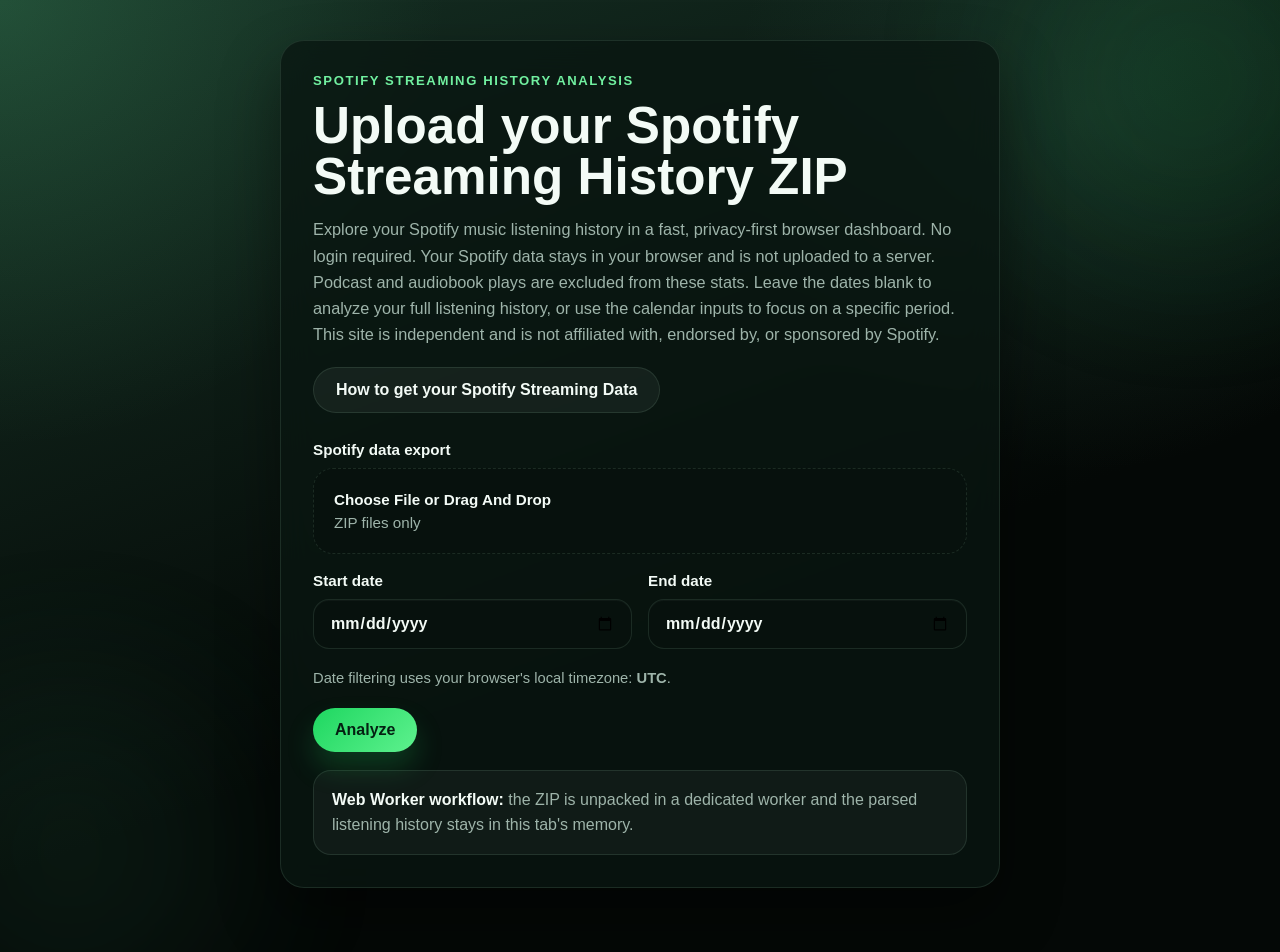
<file: index.html>
<!DOCTYPE html>
<html lang="en">
<head>
  <meta charset="UTF-8">
  <meta name="viewport" content="width=device-width, initial-scale=1.0">
  <meta name="theme-color" content="#06110d">
  <meta
    name="description"
    content="Analyze your Spotify Extended Streaming History ZIP entirely in the browser with summaries, rankings, charts, and streaks."
  >
  <title>Spotify Stats Analyzer</title>
  <link rel="stylesheet" href="./styles.css">
  <!-- Google tag (gtag.js) -->
  <script async src="https://www.googletagmanager.com/gtag/js?id=G-X3MDH9VLBD"></script>
  <script>
    window.dataLayer = window.dataLayer || [];
    function gtag(){dataLayer.push(arguments);}
    gtag('js', new Date());

    gtag('config', 'G-X3MDH9VLBD');
  </script>
</head>
<body>
  <main class="page-shell" id="app" aria-live="polite"></main>
  <script type="module" src="./src/app.js"></script>
</body>
</html>
</file>
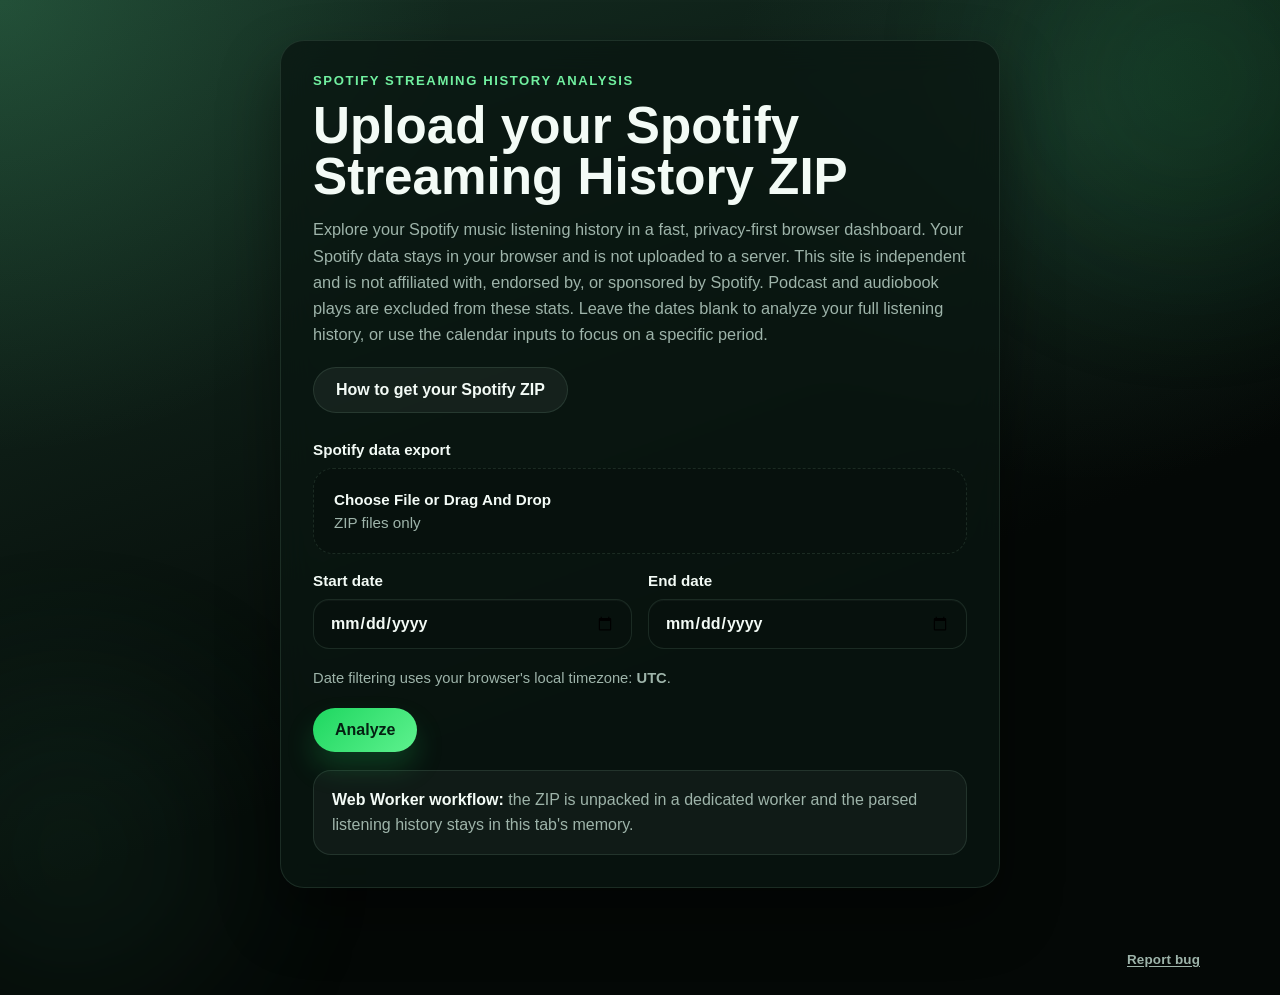
<file: Spotify Stats Analyzer/index.html>
<!DOCTYPE html>
<html lang="en">
<head>
  <meta charset="UTF-8">
  <meta name="viewport" content="width=device-width, initial-scale=1.0">
  <meta name="theme-color" content="#06110d">
  <meta
    name="description"
    content="Analyze your Spotify Extended Streaming History ZIP entirely in the browser with summaries, rankings, charts, and streaks."
  >
  <title>Spotify Stats Analyzer</title>
  <link rel="stylesheet" href="./styles.css">
</head>
<body>
  <main class="page-shell" id="app" aria-live="polite"></main>
  <footer class="page-footer">
    <button class="bug-report-link" type="button" aria-label="Report a bug">
      Report bug
    </button>
  </footer>
  <script type="module" src="./src/app.js"></script>
</body>
</html>
</file>
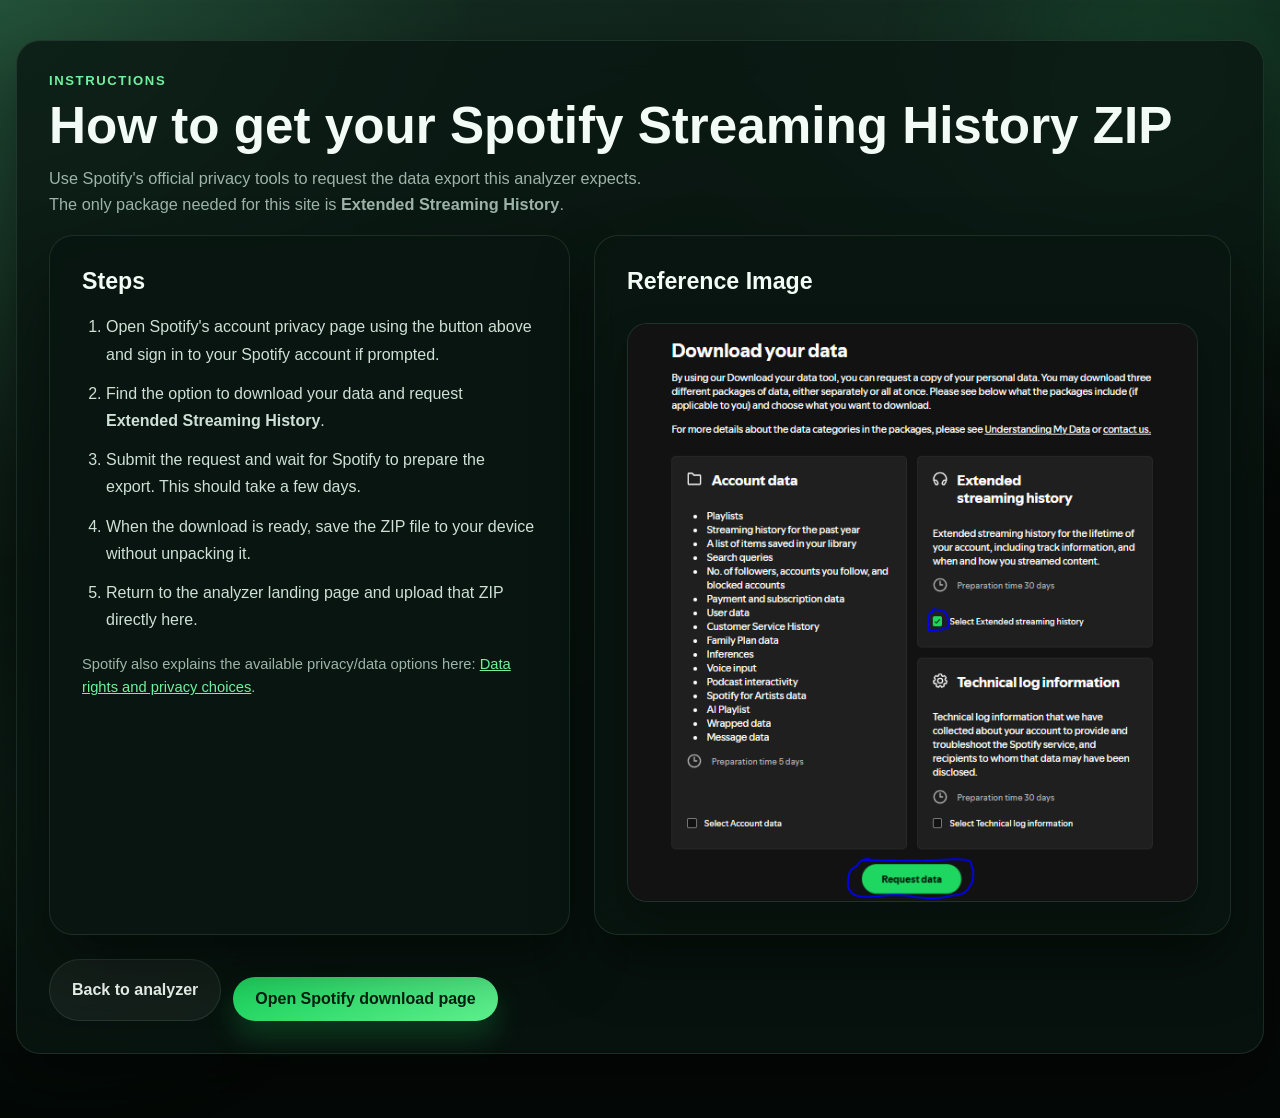
<file: instructions.html>
<!DOCTYPE html>
<html lang="en">
<head>
  <meta charset="UTF-8">
  <meta name="viewport" content="width=device-width, initial-scale=1.0">
  <meta name="theme-color" content="#06110d">
  <meta
    name="description"
    content="Step-by-step instructions for requesting the Spotify Extended Streaming History ZIP used by the analyzer."
  >
  <title>Spotify Data Instructions</title>
  <link rel="stylesheet" href="./styles.css">
</head>
<body>
  <main class="page-shell instructions-shell">
    <section class="hero-card instructions-card">
      <p class="eyebrow">Instructions</p>
      <h1>How to get your Spotify Streaming History ZIP</h1>
      <p class="hero-copy">
        Use Spotify's official privacy tools to request the data export this analyzer expects. <br>
        The only package needed for this site is <strong>Extended Streaming History</strong>.
      </p>
      <br>
      <div class="instructions-detail-grid">
      <section class="hero-card instructions-card">
        <h2>Steps</h2>
        <ol class="instruction-list">
          <li>Open Spotify's account privacy page using the button above and sign in to your Spotify account if prompted.</li>
          <li>Find the option to download your data and request <strong>Extended Streaming History</strong>.</li>
          <li>Submit the request and wait for Spotify to prepare the export. This should take a few days.</li>
          <li>When the download is ready, save the ZIP file to your device without unpacking it.</li>
          <li>Return to the analyzer landing page and upload that ZIP directly here.</li>
        </ol>

        <p class="helper-copy instruction-source-note">
          Spotify also explains the available privacy/data options here:
          <a href="https://support.spotify.com/us/article/data-rights-and-privacy-settings/" target="_blank" rel="noreferrer">Data rights and privacy choices</a>.
        </p>
      </section>

      <section class="hero-card instructions-card instruction-image-card">
        <h2>Reference Image</h2>
        <div class="instruction-image-frame">
          <img
            src="./assets/instructions/instructions.PNG"
            alt="Reference screenshot for requesting Spotify streaming history data"
            class="instruction-image"
          >
        </div>
      </section>
      </div>

      <div class="instructions-actions">
        <a href="./index.html" class="secondary-link">Back to analyzer</a>
        <a
          href="https://www.spotify.com/account/privacy/"
          class="primary-button"
          target="_blank"
          rel="noreferrer"
        >
          Open Spotify download page
        </a>
      </div>

    </section>

  </main>

</body>
</html>
</file>
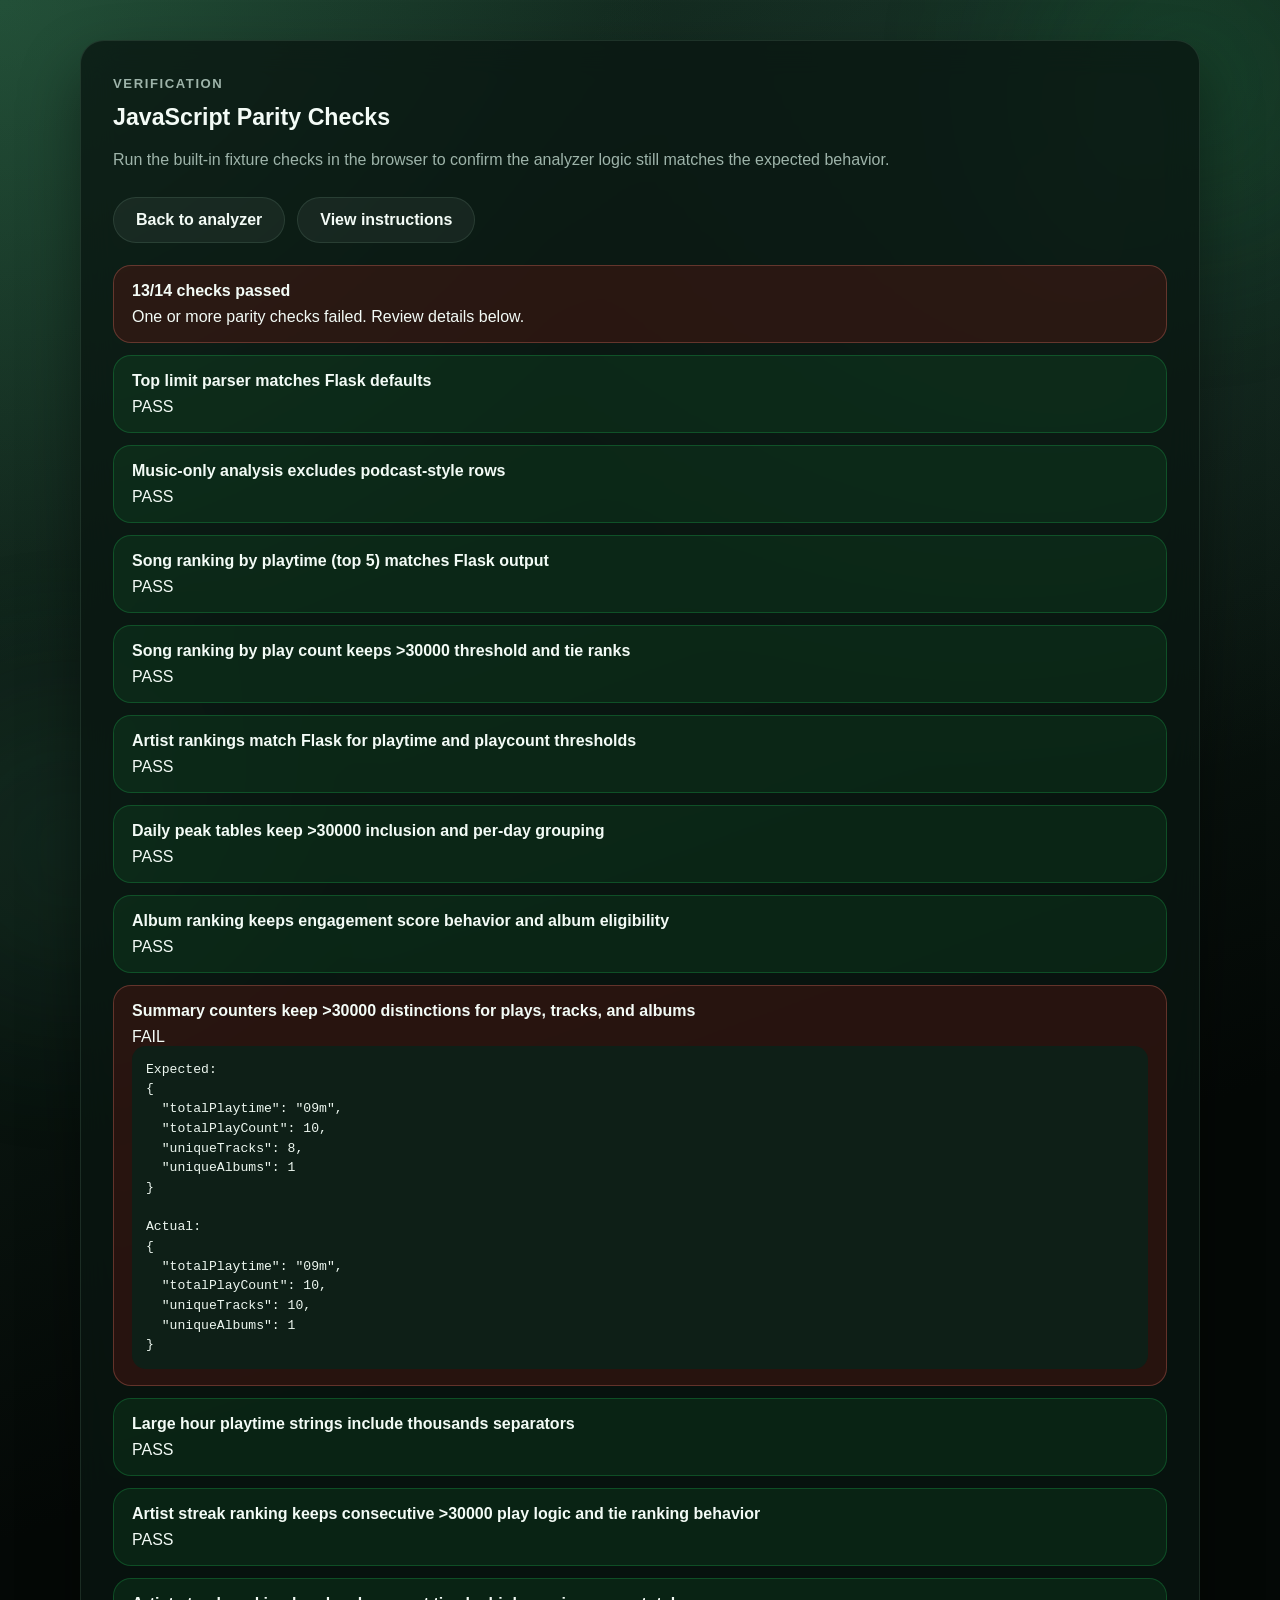
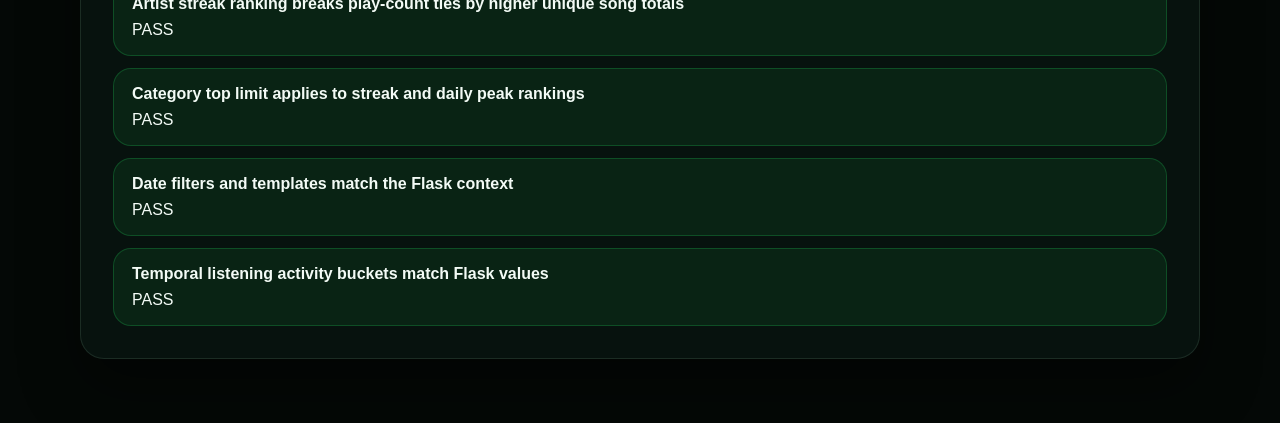
<file: verify.html>
<!DOCTYPE html>
<html lang="en">
<head>
  <meta charset="UTF-8">
  <meta name="viewport" content="width=device-width, initial-scale=1.0">
  <meta name="theme-color" content="#06110d">
  <meta
    name="description"
    content="Run browser-based verification checks for the Spotify Stats Analyzer JavaScript implementation."
  >
  <title>Spotify Stats Verifier</title>
  <link rel="stylesheet" href="./styles.css">
</head>
<body>
  <main class="page-shell">
    <section class="hero-card verify-card">
      <p class="eyebrow">Verification</p>
      <h1>JavaScript Parity Checks</h1>
      <p>
        Run the built-in fixture checks in the browser to confirm the analyzer logic still matches the expected behavior.
      </p>

      <div class="instructions-actions">
        <a href="./index.html" class="secondary-link">Back to analyzer</a>
        <a href="./instructions.html" class="secondary-link">View instructions</a>
      </div>

      <div class="verify-layout">
        <div id="verify-output" class="verify-list" aria-live="polite"></div>
      </div>
    </section>
  </main>

  <script type="module" src="./src/verify.js"></script>
</body>
</html>
</file>
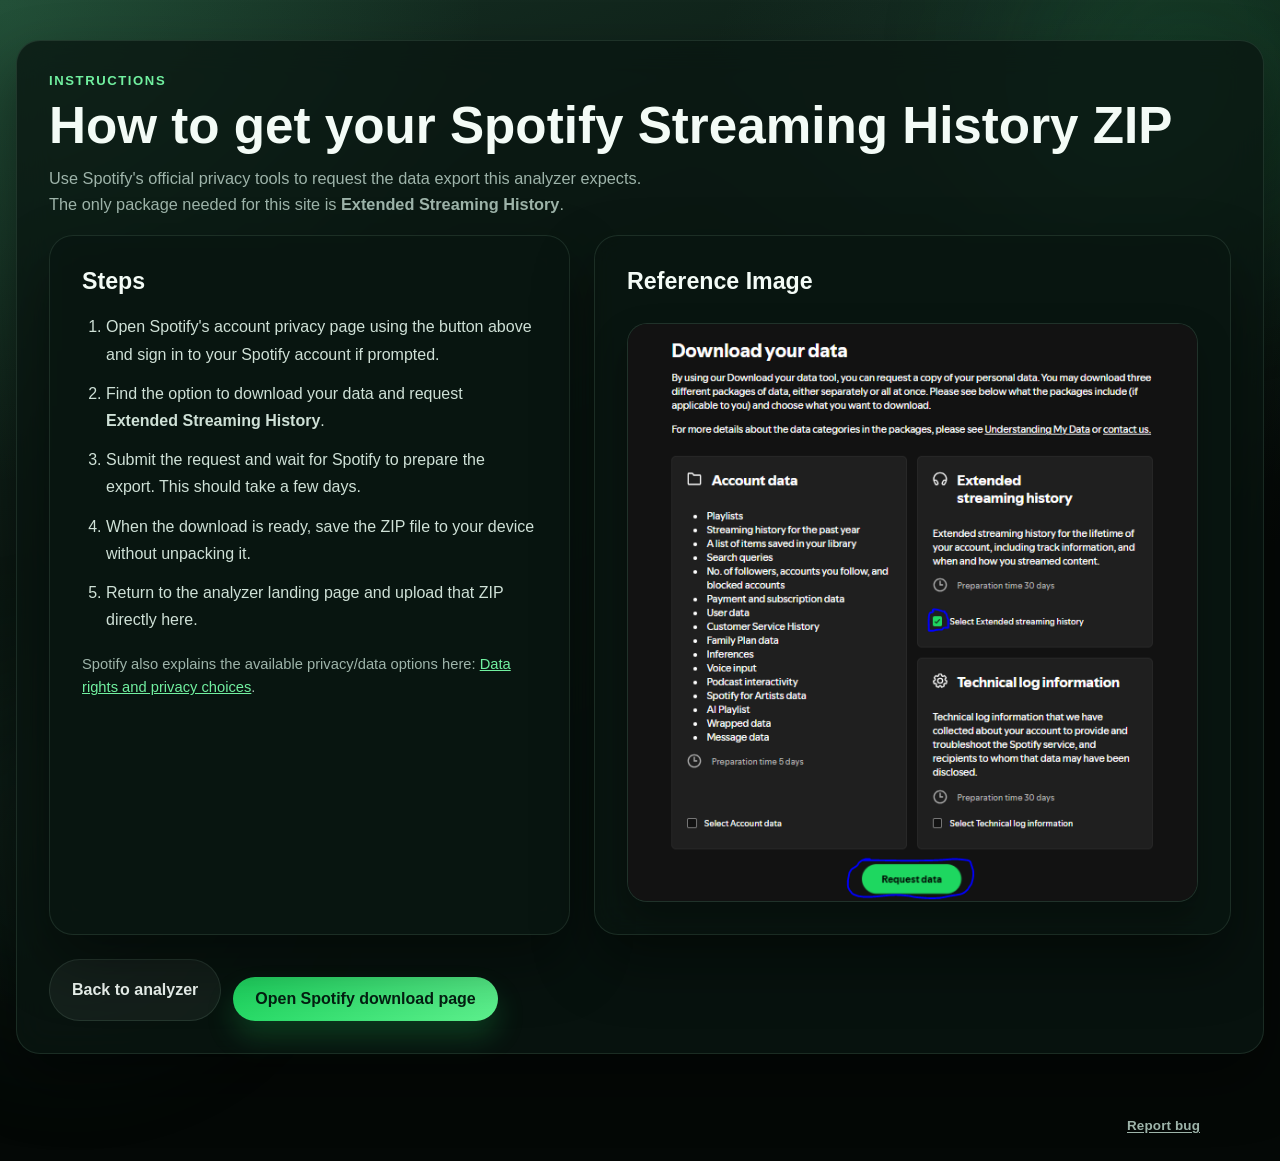
<file: Spotify Stats Analyzer/instructions.html>
<!DOCTYPE html>
<html lang="en">
<head>
  <meta charset="UTF-8">
  <meta name="viewport" content="width=device-width, initial-scale=1.0">
  <meta name="theme-color" content="#06110d">
  <meta
    name="description"
    content="Step-by-step instructions for requesting the Spotify Extended Streaming History ZIP used by the analyzer."
  >
  <title>Spotify Data Instructions</title>
  <link rel="stylesheet" href="./styles.css">
</head>
<body>
  <main class="page-shell instructions-shell">
    <section class="hero-card instructions-card">
      <p class="eyebrow">Instructions</p>
      <h1>How to get your Spotify Streaming History ZIP</h1>
      <p class="hero-copy">
        Use Spotify's official privacy tools to request the data export this analyzer expects. <br>
        The only package needed for this site is <strong>Extended Streaming History</strong>.
      </p>
      <br>
      <div class="instructions-detail-grid">
      <section class="hero-card instructions-card">
        <h2>Steps</h2>
        <ol class="instruction-list">
          <li>Open Spotify's account privacy page using the button above and sign in to your Spotify account if prompted.</li>
          <li>Find the option to download your data and request <strong>Extended Streaming History</strong>.</li>
          <li>Submit the request and wait for Spotify to prepare the export. This should take a few days.</li>
          <li>When the download is ready, save the ZIP file to your device without unpacking it.</li>
          <li>Return to the analyzer landing page and upload that ZIP directly here.</li>
        </ol>

        <p class="helper-copy instruction-source-note">
          Spotify also explains the available privacy/data options here:
          <a href="https://support.spotify.com/us/article/data-rights-and-privacy-settings/" target="_blank" rel="noreferrer">Data rights and privacy choices</a>.
        </p>
      </section>

      <section class="hero-card instructions-card instruction-image-card">
        <h2>Reference Image</h2>
        <div class="instruction-image-frame">
          <img
            src="./assets/instructions/instructions.PNG"
            alt="Reference screenshot for requesting Spotify streaming history data"
            class="instruction-image"
          >
        </div>
      </section>
      </div>

      <div class="instructions-actions">
        <a href="./index.html" class="secondary-link">Back to analyzer</a>
        <a
          href="https://www.spotify.com/account/privacy/"
          class="primary-button"
          target="_blank"
          rel="noreferrer"
        >
          Open Spotify download page
        </a>
      </div>

    </section>

  </main>

  <footer class="page-footer">
    <button class="bug-report-link" type="button" aria-label="Report a bug">
      Report bug
    </button>
  </footer>
</body>
</html>
</file>
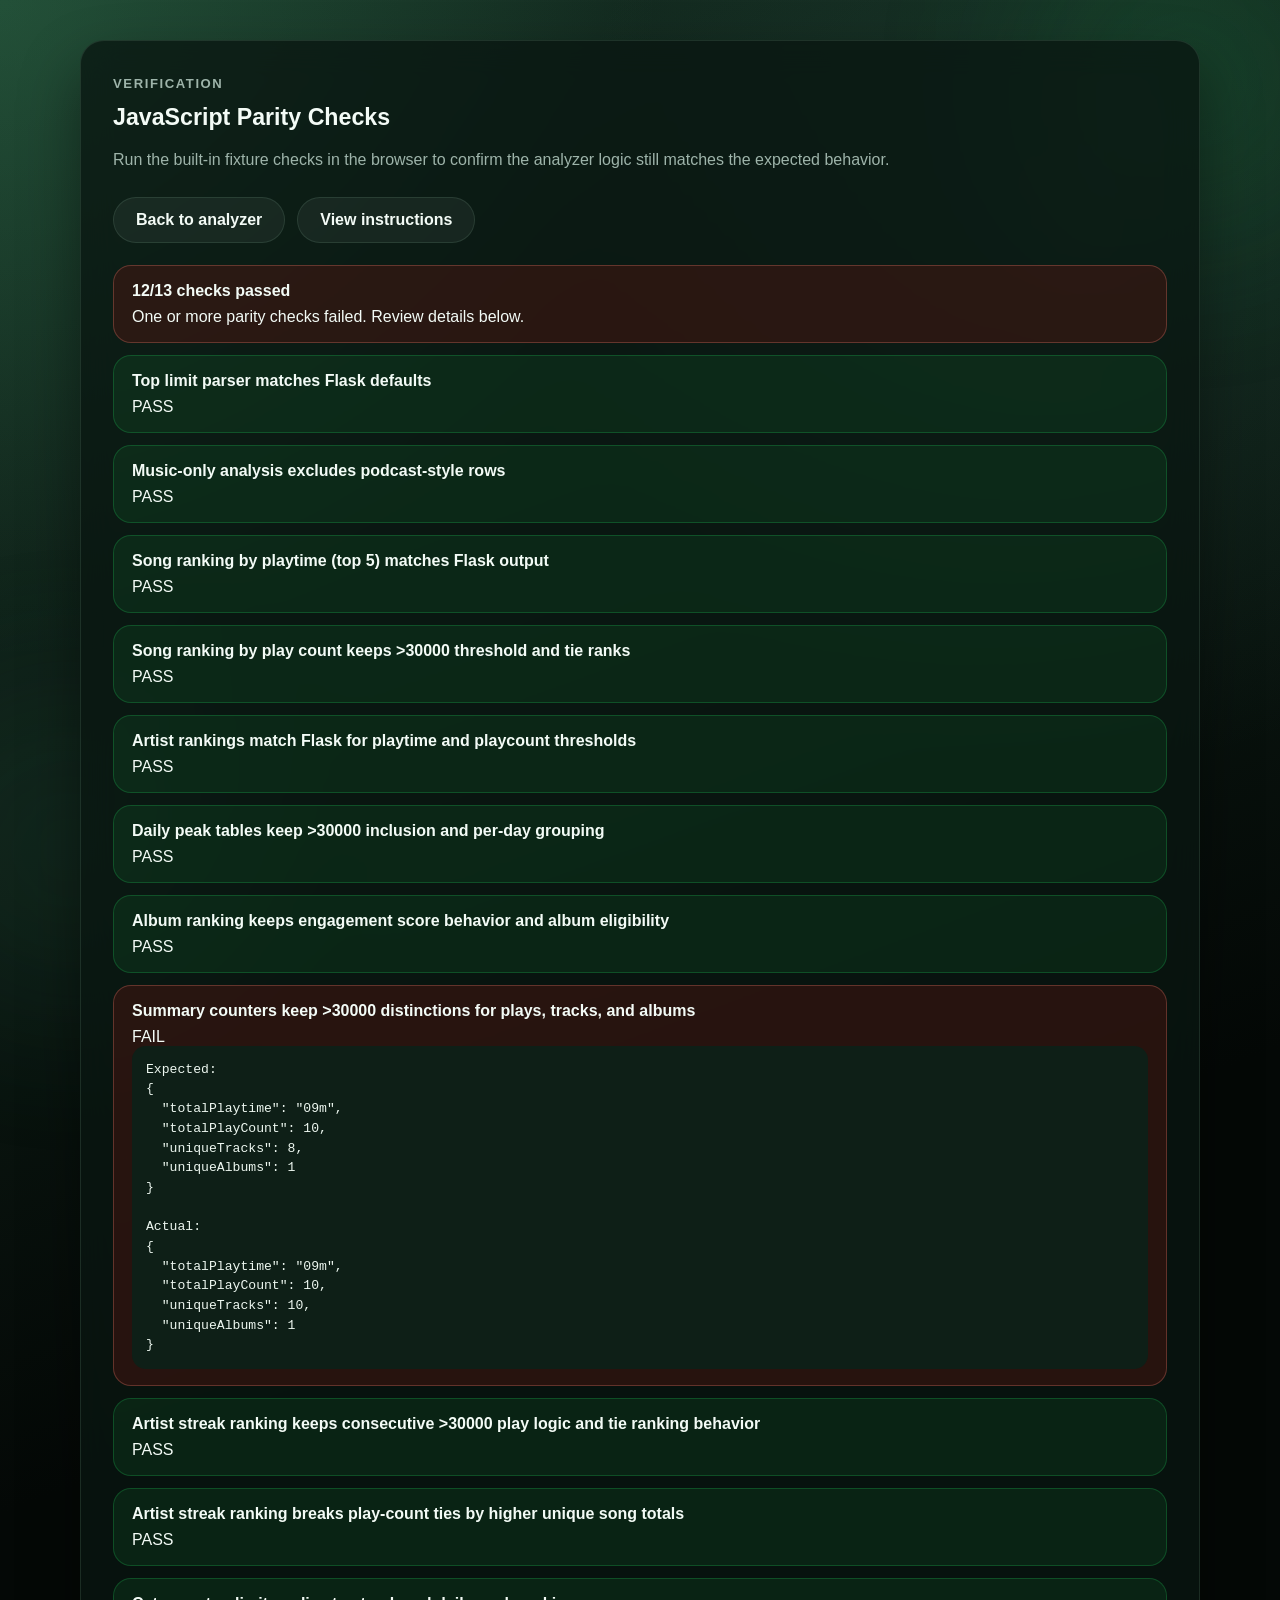
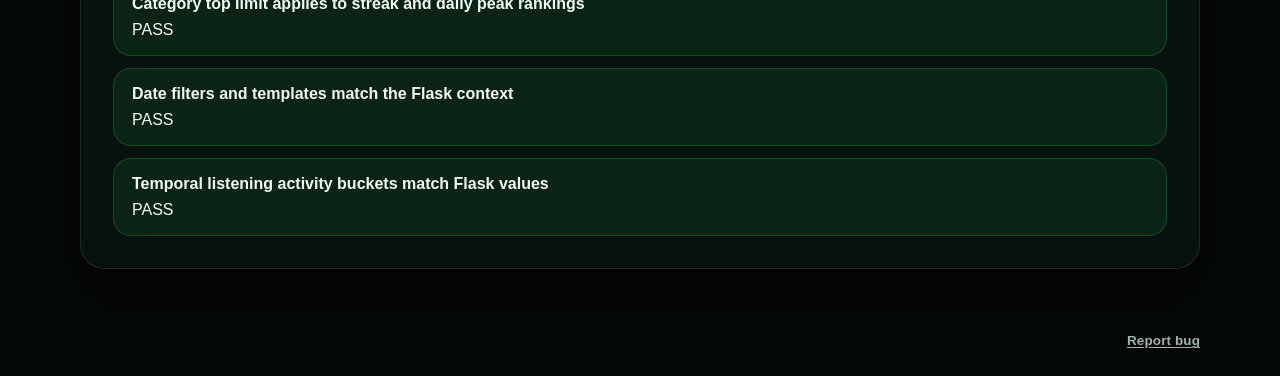
<file: Spotify Stats Analyzer/verify.html>
<!DOCTYPE html>
<html lang="en">
<head>
  <meta charset="UTF-8">
  <meta name="viewport" content="width=device-width, initial-scale=1.0">
  <meta name="theme-color" content="#06110d">
  <meta
    name="description"
    content="Run browser-based verification checks for the Spotify Stats Analyzer JavaScript implementation."
  >
  <title>Spotify Stats Verifier</title>
  <link rel="stylesheet" href="./styles.css">
</head>
<body>
  <main class="page-shell">
    <section class="hero-card verify-card">
      <p class="eyebrow">Verification</p>
      <h1>JavaScript Parity Checks</h1>
      <p>
        Run the built-in fixture checks in the browser to confirm the analyzer logic still matches the expected behavior.
      </p>

      <div class="instructions-actions">
        <a href="./index.html" class="secondary-link">Back to analyzer</a>
        <a href="./instructions.html" class="secondary-link">View instructions</a>
      </div>

      <div class="verify-layout">
        <div id="verify-output" class="verify-list" aria-live="polite"></div>
      </div>
    </section>
  </main>

  <footer class="page-footer">
    <button class="bug-report-link" type="button" aria-label="Report a bug">
      Report bug
    </button>
  </footer>

  <script type="module" src="./src/verify.js"></script>
</body>
</html>
</file>
<file: styles.css>
:root {
  color-scheme: dark;
  --bg-base: #06110d;
  --bg-top: #163024;
  --bg-bottom: #040806;
  --surface: rgba(10, 22, 17, 0.78);
  --surface-strong: #0d1914;
  --surface-soft: rgba(18, 34, 27, 0.96);
  --surface-raised: rgba(15, 28, 22, 0.9);
  --surface-deep: rgba(3, 11, 8, 0.94);
  --text-main: #f3fbf6;
  --text-muted: #9eb4aa;
  --text-soft: #cfe1d7;
  --line: rgba(173, 231, 198, 0.12);
  --line-strong: rgba(173, 231, 198, 0.22);
  --shadow: 0 28px 60px rgba(0, 0, 0, 0.42);
  --glow-primary: rgba(29, 185, 84, 0.18);
  --glow-secondary: rgba(65, 165, 120, 0.14);
  --spotify: #1ed760;
  --spotify-dark: #71f0a0;
  --warning-bg: rgba(88, 22, 18, 0.72);
  --warning-line: rgba(255, 132, 117, 0.28);
  --warning-text: #ffd4cb;
  --bar: #39d87a;
  --table-header: #12281f;
  --table-row-alt: rgba(255, 255, 255, 0.02);
  --input-bg: rgba(8, 18, 14, 0.92);
  --button-secondary-bg: rgba(255, 255, 255, 0.05);
  --button-secondary-open-bg: rgba(29, 185, 84, 0.12);
  --button-secondary-open-line: rgba(29, 185, 84, 0.42);
  --status-bg: rgba(255, 255, 255, 0.05);
  --status-ring: rgba(29, 185, 84, 0.18);
  --chart-grid: rgba(173, 231, 198, 0.12);
  --chart-axis: #8ba197;
  --chart-label: #d9e9e0;
  --chart-card-shadow: 0 18px 36px rgba(0, 0, 0, 0.28);
}

* {
  box-sizing: border-box;
}

html {
  scroll-behavior: smooth;
  overflow-x: hidden;
  overflow-x: clip;
}

body {
  margin: 0;
  min-height: 100vh;
  display: flex;
  flex-direction: column;
  position: relative;
  overflow-x: hidden;
  overflow-x: clip;
  background-color: var(--bg-base);
  background:
    radial-gradient(circle at top left, rgba(86, 209, 137, 0.2), transparent 28%),
    radial-gradient(circle at 85% 12%, rgba(68, 133, 109, 0.18), transparent 26%),
    linear-gradient(160deg, var(--bg-top), var(--bg-bottom) 62%);
  color: var(--text-main);
  font-family: "Segoe UI Variable Text", "Trebuchet MS", sans-serif;
}

body::before,
body::after {
  content: "";
  position: fixed;
  inset: auto;
  width: 340px;
  height: 340px;
  border-radius: 999px;
  pointer-events: none;
  filter: blur(90px);
  opacity: 0.75;
}

body::before {
  top: -90px;
  right: -80px;
  background: var(--glow-primary);
}

body::after {
  bottom: -120px;
  left: -100px;
  background: var(--glow-secondary);
}

a {
  color: inherit;
}

button,
input {
  font: inherit;
}

h1,
h2,
h3,
p {
  margin: 0;
}

.page-shell {
  position: relative;
  z-index: 1;
  flex: 1 0 auto;
  width: min(1120px, calc(100% - 32px));
  margin: 0 auto;
  padding: 40px 0 64px;
}

.hero-card,
.summary-stats,
.daily-insights-card,
.table-shell,
.empty-state,
.privacy-note,
.verify-card {
  border: 1px solid var(--line);
  border-radius: 24px;
  background: var(--surface);
  backdrop-filter: blur(16px);
  box-shadow: var(--shadow);
}

.hero-card,
.summary-stats,
.daily-insights-card,
.empty-state,
.privacy-note,
.verify-card {
  padding: 32px;
}

.hero-card h1 {
  font-size: clamp(2rem, 4vw, 3.4rem);
  line-height: 1;
}

.landing-shell {
  display: grid;
  gap: 24px;
  align-items: start;
}

.upload-card {
  max-width: 720px;
  margin: 0 auto;
}

.eyebrow {
  margin-bottom: 12px;
  color: var(--spotify-dark);
  font-size: 0.82rem;
  font-weight: 700;
  letter-spacing: 0.12em;
  text-transform: uppercase;
}

.hero-copy {
  margin-top: 14px;
  max-width: 680px;
  color: var(--text-muted);
  font-size: 1.02rem;
  line-height: 1.6;
}

.hero-meta {
  margin-top: 10px;
  color: var(--text-muted);
  font-size: 0.94rem;
  font-weight: 600;
}

.landing-link-row {
  margin-top: 20px;
  display: flex;
  flex-wrap: wrap;
  gap: 12px;
}

.worker-note {
  margin-top: 18px;
  padding: 16px 18px;
  border-radius: 18px;
  border: 1px solid var(--line);
  background: rgba(255, 255, 255, 0.04);
  color: var(--text-muted);
  line-height: 1.6;
}

.worker-note strong {
  color: var(--text-main);
}

.upload-form,
.refine-form {
  margin-top: 28px;
}

.inline-refine-form {
  margin-top: 14px;
}

.date-range-grid {
  display: grid;
  grid-template-columns: repeat(2, minmax(0, 1fr));
  gap: 16px;
}

.field {
  display: flex;
  flex-direction: column;
  gap: 10px;
  margin-bottom: 18px;
  font-weight: 600;
}

.field span {
  font-size: 0.95rem;
}

.file-dropzone {
  position: relative;
  display: flex;
  flex-direction: column;
  gap: 6px;
  width: 100%;
  padding: 22px 20px;
  border: 1px dashed var(--line);
  border-radius: 20px;
  background: var(--input-bg);
  color: var(--text-main);
  cursor: pointer;
  overflow: hidden;
  transition:
    border-color 0.18s ease,
    background-color 0.18s ease,
    box-shadow 0.18s ease,
    transform 0.18s ease;
}

.file-dropzone:hover,
.file-dropzone:focus-within {
  border-color: var(--spotify);
  background: rgba(255, 255, 255, 0.06);
  box-shadow: 0 18px 34px rgba(3, 11, 8, 0.2);
}

.file-dropzone.has-file {
  border-style: solid;
  border-color: var(--spotify);
  background: rgba(29, 185, 84, 0.12);
  box-shadow: 0 18px 34px rgba(3, 11, 8, 0.18);
}

.file-dropzone-title {
  font-size: 1rem;
  font-weight: 700;
}

.file-dropzone-copy {
  color: var(--text-muted);
  font-size: 0.9rem;
  font-weight: 500;
}

.file-dropzone.has-file .file-dropzone-copy {
  color: var(--text-main);
  font-weight: 700;
}

.field input[type="file"],
.field input[type="date"] {
  width: 100%;
  border: 1px solid var(--line);
  border-radius: 16px;
  background: var(--input-bg);
  color: var(--text-main);
  padding: 14px 16px;
  box-shadow: inset 0 1px 0 rgba(255, 255, 255, 0.03);
}

.field input[type="file"] {
  padding: 12px 14px;
}

.field input[type="file"]::file-selector-button {
  margin-right: 12px;
  border: 1px solid var(--line);
  border-radius: 999px;
  background: rgba(255, 255, 255, 0.06);
  color: var(--text-main);
  padding: 9px 14px;
  font: inherit;
  font-weight: 700;
  cursor: pointer;
}

.field input[type="date"]::-webkit-calendar-picker-indicator {
  filter: invert(1) brightness(1.05) saturate(0);
  cursor: pointer;
}

.field input:focus {
  outline: 2px solid rgba(29, 185, 84, 0.26);
  border-color: var(--spotify);
}

.file-dropzone .file-dropzone-input {
  position: absolute;
  inset: 0;
  width: 100%;
  height: 100%;
  margin: 0;
  padding: 0;
  border: 0;
  border-radius: 20px;
  background: transparent;
  box-shadow: none;
  opacity: 0;
  cursor: pointer;
  appearance: none;
  outline: none;
}

.form-hint,
.helper-copy {
  color: var(--text-muted);
  font-size: 0.92rem;
  line-height: 1.55;
}

.error-banner {
  margin-top: 24px;
  padding: 14px 16px;
  border: 1px solid var(--warning-line);
  border-radius: 16px;
  background: var(--warning-bg);
  color: var(--warning-text);
  font-weight: 600;
}

.primary-button,
.secondary-link,
.template-button {
  display: inline-flex;
  align-items: center;
  justify-content: center;
  border-radius: 999px;
  text-decoration: none;
  transition:
    transform 0.18s ease,
    box-shadow 0.18s ease,
    background-color 0.18s ease,
    border-color 0.18s ease;
}

.primary-button {
  margin-top: 18px;
  border: 0;
  padding: 13px 22px;
  background: linear-gradient(135deg, var(--spotify), #5ef18e);
  color: #042012;
  cursor: pointer;
  font-weight: 700;
  box-shadow: 0 16px 28px rgba(29, 185, 84, 0.24);
}

.primary-button:disabled {
  cursor: wait;
  opacity: 0.72;
  transform: none;
}

.secondary-link {
  border: 1px solid var(--line);
  background: var(--button-secondary-bg);
  color: var(--text-main);
  padding: 13px 22px;
  white-space: nowrap;
  font-weight: 700;
  cursor: pointer;
}

.action-button.is-open {
  border-color: var(--button-secondary-open-line);
  background: var(--button-secondary-open-bg);
}

.template-button {
  border: 1px solid var(--line);
  background: rgba(255, 255, 255, 0.04);
  color: var(--text-main);
  padding: 10px 16px;
  font-weight: 700;
  cursor: pointer;
}

.template-button.is-active {
  border-color: rgba(29, 185, 84, 0.52);
  background: rgba(29, 185, 84, 0.14);
  color: var(--spotify-dark);
}

.primary-button:hover,
.secondary-link:hover,
.template-button:hover {
  transform: translateY(-1px);
  box-shadow: 0 12px 28px rgba(0, 0, 0, 0.22);
}

.results-hero {
  margin-bottom: 28px;
}

.results-hero-top {
  display: flex;
  justify-content: space-between;
  align-items: flex-start;
  gap: 24px;
}

.hero-actions {
  display: flex;
  flex-direction: column;
  align-items: flex-end;
  gap: 10px;
}

.hero-action-row {
  display: flex;
  flex-wrap: wrap;
  justify-content: flex-end;
  gap: 10px;
}

.inline-control-panel {
  margin-top: 18px;
  padding-top: 18px;
  border-top: 1px solid var(--line);
}

.range-panel-copy {
  display: flex;
  flex-wrap: wrap;
  align-items: baseline;
  gap: 10px 16px;
}

.mini-label {
  color: var(--spotify-dark);
  font-size: 0.8rem;
  font-weight: 800;
  letter-spacing: 0.08em;
  text-transform: uppercase;
}

.range-meta {
  color: var(--text-muted);
  font-size: 0.95rem;
  line-height: 1.5;
}

.compact-date-grid {
  gap: 12px;
}

.compact-field {
  gap: 6px;
  margin-bottom: 12px;
}

.compact-field span {
  font-size: 0.82rem;
}

.compact-field input {
  padding: 10px 12px;
  border-radius: 12px;
}

.compact-template-group {
  margin-top: 14px;
}

.compact-submit {
  margin-top: 14px;
  padding: 11px 18px;
}

.template-heading {
  margin-bottom: 12px;
  color: var(--text-muted);
  font-size: 0.86rem;
  font-weight: 700;
  letter-spacing: 0.08em;
  text-transform: uppercase;
}

.template-grid {
  display: flex;
  flex-wrap: wrap;
  gap: 10px;
}

.limit-grid {
  margin-top: 8px;
}

.jump-grid {
  margin-top: 8px;
}

.jump-button {
  min-width: 180px;
}

.year-grid {
  gap: 8px;
}

.template-button-year {
  min-width: 88px;
}

.instructions-shell {
  display: grid;
  gap: 24px;
  width: min(1320px, calc(100% - 32px));
}

.instructions-card {
  max-width: 920px;
  margin: 0 auto;
}

.instructions-shell > .instructions-card {
  max-width: 1320px;
}

.instructions-detail-grid {
  display: grid;
  grid-template-columns: minmax(0, 0.9fr) minmax(0, 1.1fr);
  gap: 24px;
  align-items: stretch;
}

.instructions-detail-grid .instructions-card {
  max-width: none;
  margin: 0;
  height: 100%;
}

.instruction-image-card {
  display: flex;
  flex-direction: column;
}

.instruction-image-frame {
  display: flex;
  align-items: center;
  justify-content: center;
  flex: 1 1 auto;
  min-height: 0;
  margin-top: 12px;
}

.instructions-actions {
  display: flex;
  flex-wrap: wrap;
  gap: 12px;
  margin-top: 24px;
}

.instructions-card h2 {
  margin-bottom: 16px;
  font-size: 1.45rem;
}

.instruction-list {
  margin: 18px 0 0;
  padding-left: 24px;
  color: var(--text-soft);
  line-height: 1.7;
}

.instruction-list li + li {
  margin-top: 12px;
}

.instruction-source-note {
  margin-top: 20px;
}

.instruction-source-note a {
  color: var(--spotify-dark);
}

.instruction-image {
  display: block;
  width: 100%;
  height: 100%;
  border-radius: 20px;
  border: 1px solid var(--line);
  box-shadow: var(--chart-card-shadow);
  background: var(--surface-strong);
  object-fit: contain;
}

.summary-stats {
  margin-bottom: 28px;
}

.daily-insights-card {
  margin: 24px 0 32px;
}

.reveal-section {
  opacity: 0;
  transform: translate3d(0, 14px, 0) scale(0.992);
  filter: blur(3px);
  will-change: opacity, transform, filter;
  transition:
    opacity 420ms cubic-bezier(0.22, 1, 0.36, 1),
    transform 620ms cubic-bezier(0.16, 1, 0.3, 1),
    filter 560ms cubic-bezier(0.16, 1, 0.3, 1);
}

.reveal-section.is-visible {
  opacity: 1;
  transform: none;
  filter: none;
  will-change: auto;
}

.summary-stats h2,
.daily-insights-card h2,
.table-section h2,
.empty-state h2,
.chart-section h2,
.verify-card h1 {
  margin-bottom: 18px;
  font-size: 1.45rem;
}

.stats-grid {
  display: grid;
  grid-template-columns: repeat(auto-fit, minmax(180px, 1fr));
  gap: 18px;
}

.stat-card {
  min-width: 0;
  border-radius: 18px;
  padding: 18px;
  background: var(--surface-soft);
  border: 1px solid var(--line);
}

.daily-insights-grid {
  display: grid;
  gap: 16px;
}

.daily-insight-item {
  border-radius: 18px;
  padding: 20px;
  background: var(--surface-soft);
  border: 1px solid var(--line);
}

.daily-insight-label {
  margin-bottom: 8px;
  color: var(--text-muted);
  font-size: 0.82rem;
  font-weight: 700;
  letter-spacing: 0.08em;
  text-transform: uppercase;
}

.daily-insight-copy {
  color: var(--text-main);
  line-height: 1.7;
}

.stat-label-row {
  display: flex;
  align-items: center;
  gap: 8px;
}

.stat-label {
  color: var(--text-muted);
  font-size: 0.82rem;
  font-weight: 700;
  letter-spacing: 0.08em;
  text-transform: uppercase;
}

.summary-info-badge {
  position: relative;
  display: inline-flex;
  align-items: center;
  justify-content: center;
  width: 18px;
  height: 18px;
  flex: 0 0 18px;
  border: 1px solid var(--line-strong);
  border-radius: 999px;
  background: rgba(255, 255, 255, 0.04);
  color: var(--text-soft);
  cursor: help;
  outline: none;
}

.summary-info-badge:hover,
.summary-info-badge:focus,
.summary-info-badge.is-open {
  border-color: var(--spotify);
  color: var(--text-main);
  background: rgba(29, 185, 84, 0.12);
}

.summary-info-badge .table-info-icon {
  font-size: 0.68rem;
}

.summary-info-badge .table-info-tooltip {
  left: 50%;
  width: min(260px, calc(100vw - 32px));
  --tooltip-x-shift: -50%;
  --tooltip-arrow-left: 50%;
  --tooltip-arrow-shift: -50%;
}

.summary-info-badge .table-info-tooltip::before {
  left: var(--tooltip-arrow-left, 50%);
  transform: translateX(var(--tooltip-arrow-shift, -50%));
}

.stat-value {
  margin: 10px 0 6px;
  font-size: 2rem;
  font-weight: 800;
  font-variant-numeric: tabular-nums;
  line-height: 1.1;
  overflow-wrap: anywhere;
}

.stat-subtext {
  color: var(--text-muted);
  font-size: 0.9rem;
}

.table-section {
  margin-bottom: 24px;
}

.table-section-heading {
  display: flex;
  align-items: center;
  gap: 10px;
  margin-bottom: 18px;
}

.table-section-heading h2 {
  margin-bottom: 0;
}

.table-info-badge {
  position: relative;
  display: inline-flex;
  align-items: center;
  justify-content: center;
  width: 22px;
  height: 22px;
  flex: 0 0 22px;
  border: 1px solid var(--line-strong);
  border-radius: 999px;
  background: rgba(255, 255, 255, 0.04);
  color: var(--text-soft);
  cursor: help;
  outline: none;
}

.table-info-badge:hover,
.table-info-badge:focus,
.table-info-badge.is-open {
  border-color: var(--spotify);
  color: var(--text-main);
  background: rgba(29, 185, 84, 0.12);
}

.table-info-icon {
  font-size: 0.76rem;
  font-weight: 800;
  line-height: 1;
}

.table-info-tooltip {
  position: absolute;
  top: calc(100% + 10px);
  left: -8px;
  width: min(340px, calc(100vw - 48px));
  padding: 12px 14px;
  border: 1px solid var(--line-strong);
  border-radius: 14px;
  background: var(--surface-deep);
  color: var(--text-soft);
  box-shadow: 0 18px 32px rgba(0, 0, 0, 0.34);
  font-size: 0.85rem;
  font-weight: 500;
  line-height: 1.5;
  text-transform: none;
  letter-spacing: normal;
  white-space: normal;
  opacity: 0;
  pointer-events: none;
  transform: translateX(var(--tooltip-x-shift, 0px)) translateY(6px);
  transition:
    opacity 0.16s ease,
    transform 0.16s ease;
  z-index: 2;
}

.floating-info-tooltip {
  position: fixed;
  top: 0;
  left: 0;
  width: min(300px, calc(100vw - 36px));
  z-index: 40;
}

.floating-info-tooltip.is-visible {
  opacity: 1;
  transform: translateX(var(--tooltip-x-shift, 0px)) translateY(0);
}

.table-info-tooltip::before {
  content: "";
  position: absolute;
  bottom: 100%;
  left: var(--tooltip-arrow-left, 14px);
  border-width: 0 7px 8px 7px;
  border-style: solid;
  border-color: transparent transparent var(--surface-deep) transparent;
  transform: translateX(var(--tooltip-arrow-shift, 0px));
}

.floating-info-tooltip.is-above::before {
  top: 100%;
  bottom: auto;
  border-width: 8px 7px 0 7px;
  border-color: var(--surface-deep) transparent transparent transparent;
}

.table-info-badge:hover .table-info-tooltip,
.table-info-badge:focus .table-info-tooltip,
.table-info-badge.is-open .table-info-tooltip,
.summary-info-badge:hover .table-info-tooltip,
.summary-info-badge:focus .table-info-tooltip,
.summary-info-badge.is-open .table-info-tooltip {
  opacity: 1;
  transform: translateX(var(--tooltip-x-shift, 0px)) translateY(0);
}

.table-shell {
  position: relative;
  overflow-x: auto;
  -webkit-overflow-scrolling: touch;
}

.table-scroll-hint {
  display: none;
  margin: 0 0 12px;
  color: var(--text-muted);
  font-size: 0.72rem;
  font-weight: 700;
  letter-spacing: 0.12em;
  text-transform: uppercase;
}

table {
  width: 100%;
  border-collapse: collapse;
  background: var(--surface-strong);
}

.table--scroll {
  min-width: 640px;
}

.table--compact {
  min-width: 0;
}

th,
td {
  padding: 14px 18px;
  text-align: left;
}

th {
  background: var(--table-header);
  color: var(--text-main);
  font-size: 0.9rem;
  letter-spacing: 0.04em;
  text-transform: uppercase;
}

tr {
  border-bottom: 1px solid var(--line);
}

tr:nth-child(even) {
  background: var(--table-row-alt);
}

.rank {
  font-weight: 800;
}

th:nth-child(1),
td:nth-child(1) {
  width: 10%;
}

th:nth-child(2),
td:nth-child(2) {
  width: 65%;
}

th:nth-child(3),
td:nth-child(3) {
  width: 25%;
  text-align: right;
}

.streak-table {
  min-width: 860px;
  width: 100%;
  /* Keep the streak columns stable so header/body alignment is predictable. */
  table-layout: fixed;
}

/* Rank column */
.streak-table th:nth-child(1),
.streak-table td:nth-child(1) {
  width: 10%;
}

/* Playtime column */
.streak-table th:nth-child(2),
.streak-table td:nth-child(2) {
  width: 15%;
  text-align: right;
}

/* Start header + values */
.streak-table th:nth-child(3) {
  width: 55%;
  text-align: center;
}

.streak-table td:nth-child(3) {
  width: 55%;
  text-align: center;
}

/* End header + values */
.streak-table th:nth-child(4) {
  width: 20%;
  text-align: center;
}

.streak-table td:nth-child(4) {
  width: 20%;
  text-align: center;
}

.datetime-cell,
.date-cell {
  /* Prevent date/time wrapping so the columns stay visually clean. */
  white-space: nowrap;
  font-variant-numeric: tabular-nums;
}

.datetime-value,
.datetime-date,
.datetime-separator,
.datetime-time {
  display: inline;
}

.artist-streak-table {
  min-width: 1040px;
  width: 100%;
  table-layout: fixed;
}

/* Rank column */
.artist-streak-table th:nth-child(1),
.artist-streak-table td:nth-child(1) {
  width: 8%;
}

/* Artist column */
.artist-streak-table th:nth-child(2),
.artist-streak-table td:nth-child(2) {
  width: 22%;
  text-align: left;
}

/* Play Count column */
.artist-streak-table th:nth-child(3),
.artist-streak-table td:nth-child(3) {
  width: 12%;
  text-align: right;
}

/* Unique Songs column */
.artist-streak-table th:nth-child(4),
.artist-streak-table td:nth-child(4) {
  width: 12%;
  text-align: right;
}

/* First Play column */
.artist-streak-table th:nth-child(5),
.artist-streak-table td:nth-child(5) {
  width: 23%;
  text-align: center;
}

/* Last Play column */
.artist-streak-table th:nth-child(6),
.artist-streak-table td:nth-child(6) {
  width: 23%;
  text-align: center;
}

.daily-peak-table {
  min-width: 920px;
  width: 100%;
  table-layout: fixed;
}

.daily-peak-table th:nth-child(1),
.daily-peak-table td:nth-child(1) {
  width: 9%;
}

.daily-peak-table th:nth-child(2),
.daily-peak-table td:nth-child(2) {
  width: 35%;
  text-align: left;
}

.daily-peak-table th:nth-child(3),
.daily-peak-table td:nth-child(3) {
  width: 20%;
  text-align: right;
}

.daily-peak-table th:nth-child(4),
.daily-peak-table td:nth-child(4) {
  width: 36%;
  text-align: center;
}

.song-link {
  font-weight: 600;
  text-decoration: none;
  border-radius: 12px;
  max-width: 100%;
  min-width: 0;
}

.media-label {
  display: inline-flex;
  align-items: center;
  gap: 14px;
  max-width: 100%;
  min-width: 0;
}

.cover-art {
  display: block;
  width: 48px;
  height: 48px;
  flex: 0 0 48px;
  border-radius: 12px;
  border: 1px solid var(--line-strong);
  background: var(--surface-raised);
  box-shadow: 0 10px 24px rgba(0, 0, 0, 0.22);
  object-fit: cover;
}

.cover-art-placeholder {
  background:
    linear-gradient(145deg, rgba(29, 185, 84, 0.22), rgba(255, 255, 255, 0.06)),
    var(--surface-raised);
}

.stacked-label {
  display: inline-flex;
  flex-direction: column;
  align-items: flex-start;
  gap: 4px;
  max-width: 100%;
  min-width: 0;
}

.stacked-label-primary {
  font-weight: 700;
  line-height: 1.35;
  max-width: 100%;
}

.stacked-label-secondary {
  color: var(--text-muted);
  font-size: 0.82rem;
  font-weight: 600;
  line-height: 1.3;
}

.song-link:hover,
.song-link:focus {
  color: var(--spotify-dark);
}

.song-link:hover .stacked-label-primary,
.song-link:focus .stacked-label-primary {
  text-decoration: underline;
}

.spotify-attribution {
  margin: 10px 0 32px;
  color: var(--text-muted);
  font-size: 0.9rem;
  line-height: 1.6;
}

.chart-section {
  margin-top: 36px;
  margin-bottom: 40px;
}

.chart-section-header {
  margin-bottom: 18px;
}

.chart-section-copy {
  margin-top: 8px;
  color: var(--text-muted);
  line-height: 1.6;
}

.chart-grid {
  display: grid;
  grid-template-columns: repeat(2, minmax(0, 1fr));
  align-items: start;
  gap: 20px;
}

.chart-card {
  border: 1px solid var(--line);
  border-radius: 22px;
  background: var(--surface-raised);
  padding: 20px 18px 18px;
  box-shadow: var(--chart-card-shadow);
}

.chart-card h3 {
  font-size: 1.08rem;
  margin-bottom: 14px;
}

@media (prefers-reduced-motion: reduce) {
  .reveal-section {
    opacity: 1;
    transform: none;
    filter: none;
    will-change: auto;
    transition: none;
  }
}

.chart-shell {
  display: grid;
  gap: 14px;
  overflow: hidden;
}

.chart-shell svg {
  display: block;
  width: 100%;
  height: auto;
}

.chart-bar-hitbox {
  cursor: pointer;
  pointer-events: all;
}

.chart-bar-rect {
  transition:
    fill 0.18s ease,
    opacity 0.18s ease,
    transform 0.18s ease;
  transform-origin: center bottom;
}

.chart-bar-group.is-active .chart-bar-rect,
.chart-bar-group:focus-within .chart-bar-rect {
  fill: #63ec98;
  opacity: 1;
  transform: translateY(-2px);
}

@media (hover: hover) and (pointer: fine) {
  .chart-bar-group:hover .chart-bar-rect {
    fill: #63ec98;
    opacity: 1;
    transform: translateY(-2px);
  }
}

.chart-inspector {
  min-height: 88px;
  padding: 14px 16px;
  border: 1px solid var(--line);
  border-radius: 16px;
  background:
    linear-gradient(180deg, rgba(29, 185, 84, 0.09), rgba(255, 255, 255, 0.02)),
    var(--surface-strong);
  box-shadow: inset 0 1px 0 rgba(255, 255, 255, 0.04);
}

.chart-inspector-empty,
.chart-inspector-label,
.chart-inspector-metric {
  margin: 0;
}

.chart-inspector-empty {
  color: var(--text-muted);
  font-size: 0.88rem;
  line-height: 1.5;
}

.chart-inspector-label {
  margin-bottom: 10px;
  color: var(--text-main);
  font-size: 0.95rem;
  font-weight: 800;
}

.chart-inspector-metrics {
  display: grid;
  grid-template-columns: repeat(2, minmax(0, 1fr));
  gap: 10px;
}

.chart-inspector-metric {
  padding: 10px 12px;
  border: 1px solid var(--line);
  border-radius: 12px;
  background: rgba(255, 255, 255, 0.03);
}

.chart-inspector-metric span {
  display: block;
  color: var(--text-muted);
  font-size: 0.68rem;
  font-weight: 700;
  letter-spacing: 0.08em;
  text-transform: uppercase;
}

.chart-inspector-metric strong {
  display: block;
  margin-top: 6px;
  color: var(--text-main);
  font-size: 0.96rem;
}

.chart-empty,
.loading-copy {
  color: var(--text-muted);
  font-size: 0.95rem;
}

.empty-state p,
.privacy-note p,
.verify-card p {
  color: var(--text-muted);
  line-height: 1.6;
}

.privacy-note {
  margin-top: 24px;
}

.privacy-note strong {
  color: var(--text-main);
}

.status-pill {
  display: inline-flex;
  align-items: center;
  gap: 10px;
  margin-top: 18px;
  padding: 11px 16px;
  border-radius: 999px;
  background: var(--status-bg);
  border: 1px solid var(--line);
  color: var(--text-soft);
  font-weight: 700;
}

.status-pill::before {
  content: "";
  width: 10px;
  height: 10px;
  border-radius: 999px;
  background: var(--spotify);
  box-shadow: 0 0 0 6px var(--status-ring);
  animation: pulse 1.2s ease-in-out infinite;
}

.verify-layout {
  display: grid;
  gap: 18px;
}

.verify-list {
  display: grid;
  gap: 12px;
  margin-top: 22px;
}

.verify-item {
  padding: 16px 18px;
  border-radius: 18px;
  border: 1px solid var(--line);
  background: rgba(255, 255, 255, 0.04);
}

.verify-item.pass {
  border-color: rgba(29, 185, 84, 0.28);
  background: rgba(29, 185, 84, 0.1);
}

.verify-item.fail {
  border-color: var(--warning-line);
  background: rgba(88, 22, 18, 0.4);
}

.verify-item strong {
  display: block;
  margin-bottom: 8px;
}

.verify-item pre {
  overflow-x: auto;
  margin: 0;
  padding: 14px;
  border-radius: 14px;
  background: rgba(13, 33, 24, 0.92);
  color: #edf7f0;
  font-family: "Consolas", "Courier New", monospace;
  font-size: 0.82rem;
  line-height: 1.5;
}

@keyframes pulse {
  0%,
  100% {
    opacity: 0.9;
  }

  50% {
    opacity: 0.35;
  }
}

@media (max-width: 1024px) {
  .hero-actions {
    width: 100%;
    align-items: stretch;
    gap: 8px;
  }

  .hero-action-row {
    display: grid;
    grid-template-columns: repeat(2, minmax(0, 1fr));
    width: 100%;
    gap: 8px;
  }

  .hero-action-row > :only-child {
    grid-column: 1 / -1;
  }

  .results-hero .secondary-link {
    width: 100%;
    min-width: 0;
    padding: 10px 12px;
    font-size: 0.78rem;
    line-height: 1.25;
    white-space: normal;
    text-align: center;
  }

  .stats-grid {
    grid-template-columns: repeat(2, minmax(0, 1fr));
    gap: 12px;
  }

  .stat-card {
    padding: 14px 12px;
    border-radius: 16px;
  }

  .stat-label-row {
    gap: 6px;
  }

  .stat-label {
    font-size: 0.72rem;
    letter-spacing: 0.05em;
  }

  .summary-info-badge {
    width: 16px;
    height: 16px;
    flex-basis: 16px;
  }

  .summary-info-badge .table-info-icon {
    font-size: 0.62rem;
  }

  .stat-value {
    margin: 8px 0 4px;
    font-size: 1.5rem;
  }

  .stat-subtext {
    font-size: 0.76rem;
    line-height: 1.35;
  }

  .table-section {
    margin-bottom: 36px;
  }

  .table-shell {
    overflow: hidden;
    border: 1px solid var(--line);
    border-radius: 20px;
    background: var(--surface-strong);
  }

  .table-scroll-hint {
    display: none;
  }

  .table-shell table {
    width: 100%;
    min-width: 0 !important;
    table-layout: fixed;
  }

  .table-info-badge .table-info-tooltip,
  .summary-info-badge .table-info-tooltip {
    display: none;
  }

  .floating-info-tooltip {
    width: min(300px, calc(100vw - 36px));
  }

  .table-info-badge:hover .table-info-tooltip,
  .table-info-badge:focus .table-info-tooltip,
  .summary-info-badge:hover .table-info-tooltip,
  .summary-info-badge:focus .table-info-tooltip {
    opacity: 0;
    transform: translateX(var(--tooltip-x-shift, 0px)) translateY(6px);
  }

  .table-info-badge.is-open .table-info-tooltip,
  .summary-info-badge.is-open .table-info-tooltip {
    opacity: 1;
    transform: translateX(var(--tooltip-x-shift, 0px)) translateY(0);
  }

  .table-shell th,
  .table-shell td {
    padding: 9px 10px;
    font-size: 0.78rem;
    line-height: 1.25;
    vertical-align: top;
  }

  .table-shell th {
    font-size: 0.68rem;
    letter-spacing: 0.025em;
  }

  .table-shell .table-heading-rank {
    font-size: 0;
    letter-spacing: 0;
  }

  .table-shell td {
    overflow-wrap: anywhere;
    word-break: break-word;
  }

  .table-shell th:first-child,
  .table-shell td:first-child,
  .table-shell .rank {
    white-space: nowrap;
    overflow-wrap: normal;
    word-break: normal;
  }

  .table-shell th:first-child,
  .table-shell td:first-child {
    padding-left: 8px;
    padding-right: 8px;
  }

  .table-shell .table--compact th,
  .table-shell .table--compact td {
    padding: 9px 10px;
  }

  .table-shell .table--compact th:nth-child(1),
  .table-shell .table--compact td:nth-child(1) {
    width: 11%;
  }

  .table-shell .table--compact th:nth-child(2),
  .table-shell .table--compact td:nth-child(2) {
    width: 59%;
  }

  .table-shell .table--compact th:nth-child(3),
  .table-shell .table--compact td:nth-child(3) {
    width: 30%;
    text-align: right;
    padding-right: 14px;
  }

  .table-shell .daily-peak-table th:nth-child(1),
  .table-shell .daily-peak-table td:nth-child(1) {
    width: 11%;
  }

  .table-shell .daily-peak-table th:nth-child(2),
  .table-shell .daily-peak-table td:nth-child(2) {
    width: 37%;
  }

  .table-shell .daily-peak-table th:nth-child(3),
  .table-shell .daily-peak-table td:nth-child(3) {
    width: 18%;
  }

  .table-shell .daily-peak-table th:nth-child(4),
  .table-shell .daily-peak-table td:nth-child(4) {
    width: 34%;
  }

  .table-shell .table--scroll th,
  .table-shell .table--scroll td {
    padding: 8px 9px;
  }

  .table-shell .streak-table th:nth-child(1),
  .table-shell .streak-table td:nth-child(1) {
    width: 12%;
  }

  .table-shell .streak-table th:nth-child(2),
  .table-shell .streak-table td:nth-child(2) {
    width: 18%;
  }

  .table-shell .streak-table th:nth-child(3),
  .table-shell .streak-table td:nth-child(3),
  .table-shell .streak-table th:nth-child(4),
  .table-shell .streak-table td:nth-child(4) {
    width: 35%;
  }

  .table-shell .artist-streak-table th:nth-child(1),
  .table-shell .artist-streak-table td:nth-child(1) {
    width: 10%;
  }

  .table-shell .artist-streak-table th:nth-child(2),
  .table-shell .artist-streak-table td:nth-child(2) {
    width: 24%;
  }

  .table-shell .artist-streak-table th:nth-child(3),
  .table-shell .artist-streak-table td:nth-child(3) {
    width: 13%;
  }

  .table-shell .artist-streak-table th:nth-child(4),
  .table-shell .artist-streak-table td:nth-child(4) {
    width: 13%;
  }

  .table-shell .artist-streak-table th:nth-child(5),
  .table-shell .artist-streak-table td:nth-child(5),
  .table-shell .artist-streak-table th:nth-child(6),
  .table-shell .artist-streak-table td:nth-child(6) {
    width: 20%;
  }

  .table-shell .song-link,
  .table-shell .media-label {
    gap: 10px;
  }

  .table-shell .cover-art {
    width: 40px;
    height: 40px;
    flex-basis: 40px;
  }

  .table-shell .stacked-label {
    gap: 2px;
  }

  .table-shell .stacked-label-primary {
    overflow-wrap: anywhere;
    line-height: 1.3;
  }

  .table-shell .stacked-label-secondary {
    font-size: 0.72rem;
  }

  .table-shell .date-cell,
  .table-shell .datetime-cell {
    white-space: normal;
    font-variant-numeric: tabular-nums;
    line-height: 1.2;
    font-size: 0.74rem;
  }

  .table-shell .datetime-value {
    display: inline-block;
    max-width: 100%;
  }

  .table-shell .datetime-date,
  .table-shell .datetime-time {
    display: block;
  }

  .table-shell .datetime-separator {
    display: none;
  }

  .streak-table,
  .artist-streak-table,
  .daily-peak-table,
  .table--scroll,
  .table--compact {
    width: 100%;
    min-width: 0 !important;
    table-layout: fixed;
  }
}

@media (max-width: 720px) {
  .hero-actions {
    gap: 7px;
  }

  .hero-action-row {
    gap: 7px;
  }

  .results-hero .secondary-link {
    padding: 9px 10px;
    font-size: 0.72rem;
    line-height: 1.2;
  }

  .stats-grid {
    grid-template-columns: repeat(2, minmax(0, 1fr));
    gap: 10px;
  }

  .stat-card {
    padding: 12px 10px;
    border-radius: 15px;
  }

  .stat-label {
    font-size: 0.66rem;
    letter-spacing: 0.04em;
  }

  .summary-info-badge {
    width: 15px;
    height: 15px;
    flex-basis: 15px;
  }

  .summary-info-badge .table-info-icon {
    font-size: 0.58rem;
  }

  .stat-value {
    margin: 7px 0 4px;
    font-size: 1.24rem;
  }

  .stat-subtext {
    font-size: 0.7rem;
    line-height: 1.3;
  }

  .table-section {
    margin-bottom: 42px;
  }

  .page-shell {
    width: 100%;
    padding: 20px 8px 40px;
  }

  .hero-card,
  .summary-stats,
  .daily-insights-card,
  .empty-state,
  .privacy-note,
  .verify-card {
    padding: 24px 18px;
  }

  .results-hero-top {
    flex-direction: column;
    align-items: flex-start;
  }

  .hero-actions {
    width: 100%;
    align-items: stretch;
  }

  .hero-action-row {
    width: 100%;
    justify-content: stretch;
  }

  .instructions-detail-grid {
    grid-template-columns: 1fr;
  }

  .date-range-grid,
  .chart-grid {
    grid-template-columns: 1fr;
  }

  .template-grid {
    gap: 8px;
  }

  .template-button {
    width: 100%;
  }

  .table-shell {
    overflow: hidden;
  }

  .floating-info-tooltip {
    width: min(272px, calc(100vw - 32px));
  }

  .table-shell th,
  .table-shell td {
    padding: 7px 8px;
    font-size: 0.74rem;
    line-height: 1.2;
  }

  .table-shell th {
    font-size: 0.61rem;
    letter-spacing: 0.02em;
  }

  .table-shell th:first-child,
  .table-shell td:first-child {
    padding-left: 6px;
    padding-right: 6px;
  }

  .table-shell .table--compact th,
  .table-shell .table--compact td {
    padding: 7px 8px;
  }

  .table-shell .table--compact th:nth-child(1),
  .table-shell .table--compact td:nth-child(1) {
    width: 12%;
  }

  .table-shell .table--compact th:nth-child(2),
  .table-shell .table--compact td:nth-child(2) {
    width: 58%;
  }

  .table-shell .table--compact th:nth-child(3),
  .table-shell .table--compact td:nth-child(3) {
    width: 30%;
    text-align: right;
    padding-right: 12px;
  }

  .table-shell .daily-peak-table th:nth-child(1),
  .table-shell .daily-peak-table td:nth-child(1) {
    width: 12%;
  }

  .table-shell .daily-peak-table th:nth-child(2),
  .table-shell .daily-peak-table td:nth-child(2) {
    width: 36%;
  }

  .table-shell .daily-peak-table th:nth-child(3),
  .table-shell .daily-peak-table td:nth-child(3) {
    width: 18%;
  }

  .table-shell .daily-peak-table th:nth-child(4),
  .table-shell .daily-peak-table td:nth-child(4) {
    width: 34%;
  }

  .table-shell .table--scroll th,
  .table-shell .table--scroll td {
    padding: 6px 7px;
  }

  .table-shell .streak-table th:nth-child(1),
  .table-shell .streak-table td:nth-child(1) {
    width: 13%;
  }

  .table-shell .streak-table th:nth-child(2),
  .table-shell .streak-table td:nth-child(2) {
    width: 18%;
  }

  .table-shell .streak-table th:nth-child(3),
  .table-shell .streak-table td:nth-child(3),
  .table-shell .streak-table th:nth-child(4),
  .table-shell .streak-table td:nth-child(4) {
    width: 34.5%;
  }

  .table-shell .artist-streak-table th:nth-child(1),
  .table-shell .artist-streak-table td:nth-child(1) {
    width: 11%;
  }

  .table-shell .artist-streak-table th:nth-child(2),
  .table-shell .artist-streak-table td:nth-child(2) {
    width: 23%;
  }

  .table-shell .artist-streak-table th:nth-child(3),
  .table-shell .artist-streak-table td:nth-child(3) {
    width: 13%;
  }

  .table-shell .artist-streak-table th:nth-child(4),
  .table-shell .artist-streak-table td:nth-child(4) {
    width: 13%;
  }

  .table-shell .artist-streak-table th:nth-child(5),
  .table-shell .artist-streak-table td:nth-child(5),
  .table-shell .artist-streak-table th:nth-child(6),
  .table-shell .artist-streak-table td:nth-child(6) {
    width: 20%;
  }

  .table-shell .song-link,
  .table-shell .media-label {
    gap: 6px;
  }

  .table-shell .cover-art {
    width: 34px;
    height: 34px;
    flex-basis: 34px;
  }

  .table-shell .stacked-label-primary {
    font-size: 0.8rem;
  }

  .table-shell .stacked-label-secondary {
    font-size: 0.66rem;
  }

  .table-shell .date-cell,
  .table-shell .datetime-cell {
    font-size: 0.66rem;
    line-height: 1.15;
  }

  .chart-inspector {
    min-height: 0;
    padding: 12px 13px;
  }

  .chart-inspector-metrics {
    grid-template-columns: 1fr;
  }
}
</file>
<file: Spotify Stats Analyzer/styles.css>
:root {
  color-scheme: dark;
  --bg-base: #06110d;
  --bg-top: #163024;
  --bg-bottom: #040806;
  --surface: rgba(10, 22, 17, 0.78);
  --surface-strong: #0d1914;
  --surface-soft: rgba(18, 34, 27, 0.96);
  --surface-raised: rgba(15, 28, 22, 0.9);
  --surface-deep: rgba(3, 11, 8, 0.94);
  --text-main: #f3fbf6;
  --text-muted: #9eb4aa;
  --text-soft: #cfe1d7;
  --line: rgba(173, 231, 198, 0.12);
  --line-strong: rgba(173, 231, 198, 0.22);
  --shadow: 0 28px 60px rgba(0, 0, 0, 0.42);
  --glow-primary: rgba(29, 185, 84, 0.18);
  --glow-secondary: rgba(65, 165, 120, 0.14);
  --spotify: #1ed760;
  --spotify-dark: #71f0a0;
  --warning-bg: rgba(88, 22, 18, 0.72);
  --warning-line: rgba(255, 132, 117, 0.28);
  --warning-text: #ffd4cb;
  --bar: #39d87a;
  --table-header: #12281f;
  --table-row-alt: rgba(255, 255, 255, 0.02);
  --input-bg: rgba(8, 18, 14, 0.92);
  --button-secondary-bg: rgba(255, 255, 255, 0.05);
  --button-secondary-open-bg: rgba(29, 185, 84, 0.12);
  --button-secondary-open-line: rgba(29, 185, 84, 0.42);
  --status-bg: rgba(255, 255, 255, 0.05);
  --status-ring: rgba(29, 185, 84, 0.18);
  --chart-grid: rgba(173, 231, 198, 0.12);
  --chart-axis: #8ba197;
  --chart-label: #d9e9e0;
  --chart-card-shadow: 0 18px 36px rgba(0, 0, 0, 0.28);
}

* {
  box-sizing: border-box;
}

html {
  scroll-behavior: smooth;
}

body {
  margin: 0;
  min-height: 100vh;
  display: flex;
  flex-direction: column;
  position: relative;
  overflow-x: hidden;
  background-color: var(--bg-base);
  background:
    radial-gradient(circle at top left, rgba(86, 209, 137, 0.2), transparent 28%),
    radial-gradient(circle at 85% 12%, rgba(68, 133, 109, 0.18), transparent 26%),
    linear-gradient(160deg, var(--bg-top), var(--bg-bottom) 62%);
  color: var(--text-main);
  font-family: "Segoe UI Variable Text", "Trebuchet MS", sans-serif;
}

body::before,
body::after {
  content: "";
  position: fixed;
  inset: auto;
  width: 340px;
  height: 340px;
  border-radius: 999px;
  pointer-events: none;
  filter: blur(90px);
  opacity: 0.75;
}

body::before {
  top: -90px;
  right: -80px;
  background: var(--glow-primary);
}

body::after {
  bottom: -120px;
  left: -100px;
  background: var(--glow-secondary);
}

a {
  color: inherit;
}

.page-footer {
  position: relative;
  z-index: 1;
  width: min(1120px, calc(100% - 32px));
  margin: 0 auto;
  padding: 0 0 28px;
  display: flex;
  justify-content: flex-end;
}

.bug-report-link {
  display: inline-flex;
  align-items: center;
  justify-content: center;
  padding: 0;
  border: 0;
  background: none;
  color: var(--text-muted);
  font-size: 0.84rem;
  font-weight: 600;
  letter-spacing: 0.01em;
  text-decoration: underline;
  text-underline-offset: 0.16em;
  cursor: pointer;
  transition:
    color 160ms ease,
    transform 160ms ease;
}

.bug-report-link:hover,
.bug-report-link:focus-visible {
  color: var(--spotify);
  transform: translateY(-1px);
}

button,
input {
  font: inherit;
}

h1,
h2,
h3,
p {
  margin: 0;
}

.page-shell {
  position: relative;
  z-index: 1;
  flex: 1 0 auto;
  width: min(1120px, calc(100% - 32px));
  margin: 0 auto;
  padding: 40px 0 64px;
}

.hero-card,
.summary-stats,
.daily-insights-card,
.table-shell,
.empty-state,
.privacy-note,
.verify-card {
  border: 1px solid var(--line);
  border-radius: 24px;
  background: var(--surface);
  backdrop-filter: blur(16px);
  box-shadow: var(--shadow);
}

.hero-card,
.summary-stats,
.daily-insights-card,
.empty-state,
.privacy-note,
.verify-card {
  padding: 32px;
}

.hero-card h1 {
  font-size: clamp(2rem, 4vw, 3.4rem);
  line-height: 1;
}

.landing-shell {
  display: grid;
  gap: 24px;
  align-items: start;
}

.upload-card {
  max-width: 720px;
  margin: 0 auto;
}

.eyebrow {
  margin-bottom: 12px;
  color: var(--spotify-dark);
  font-size: 0.82rem;
  font-weight: 700;
  letter-spacing: 0.12em;
  text-transform: uppercase;
}

.hero-copy {
  margin-top: 14px;
  max-width: 680px;
  color: var(--text-muted);
  font-size: 1.02rem;
  line-height: 1.6;
}

.hero-meta {
  margin-top: 10px;
  color: var(--text-muted);
  font-size: 0.94rem;
  font-weight: 600;
}

.landing-link-row {
  margin-top: 20px;
  display: flex;
  flex-wrap: wrap;
  gap: 12px;
}

.worker-note {
  margin-top: 18px;
  padding: 16px 18px;
  border-radius: 18px;
  border: 1px solid var(--line);
  background: rgba(255, 255, 255, 0.04);
  color: var(--text-muted);
  line-height: 1.6;
}

.worker-note strong {
  color: var(--text-main);
}

.upload-form,
.refine-form {
  margin-top: 28px;
}

.inline-refine-form {
  margin-top: 14px;
}

.date-range-grid {
  display: grid;
  grid-template-columns: repeat(2, minmax(0, 1fr));
  gap: 16px;
}

.field {
  display: flex;
  flex-direction: column;
  gap: 10px;
  margin-bottom: 18px;
  font-weight: 600;
}

.field span {
  font-size: 0.95rem;
}

.file-dropzone {
  position: relative;
  display: flex;
  flex-direction: column;
  gap: 6px;
  width: 100%;
  padding: 22px 20px;
  border: 1px dashed var(--line);
  border-radius: 20px;
  background: var(--input-bg);
  color: var(--text-main);
  cursor: pointer;
  overflow: hidden;
  transition:
    border-color 0.18s ease,
    background-color 0.18s ease,
    box-shadow 0.18s ease,
    transform 0.18s ease;
}

.file-dropzone:hover,
.file-dropzone:focus-within {
  border-color: var(--spotify);
  background: rgba(255, 255, 255, 0.06);
  box-shadow: 0 18px 34px rgba(3, 11, 8, 0.2);
}

.file-dropzone.has-file {
  border-style: solid;
  border-color: var(--spotify);
  background: rgba(29, 185, 84, 0.12);
  box-shadow: 0 18px 34px rgba(3, 11, 8, 0.18);
}

.file-dropzone-title {
  font-size: 1rem;
  font-weight: 700;
}

.file-dropzone-copy {
  color: var(--text-muted);
  font-size: 0.9rem;
  font-weight: 500;
}

.file-dropzone.has-file .file-dropzone-copy {
  color: var(--text-main);
  font-weight: 700;
}

.field input[type="file"],
.field input[type="date"] {
  width: 100%;
  border: 1px solid var(--line);
  border-radius: 16px;
  background: var(--input-bg);
  color: var(--text-main);
  padding: 14px 16px;
  box-shadow: inset 0 1px 0 rgba(255, 255, 255, 0.03);
}

.field input[type="file"] {
  padding: 12px 14px;
}

.field input[type="file"]::file-selector-button {
  margin-right: 12px;
  border: 1px solid var(--line);
  border-radius: 999px;
  background: rgba(255, 255, 255, 0.06);
  color: var(--text-main);
  padding: 9px 14px;
  font: inherit;
  font-weight: 700;
  cursor: pointer;
}

.field input[type="date"]::-webkit-calendar-picker-indicator {
  filter: invert(1) brightness(1.05) saturate(0);
  cursor: pointer;
}

.field input:focus {
  outline: 2px solid rgba(29, 185, 84, 0.26);
  border-color: var(--spotify);
}

.file-dropzone .file-dropzone-input {
  position: absolute;
  inset: 0;
  width: 100%;
  height: 100%;
  margin: 0;
  padding: 0;
  border: 0;
  border-radius: 20px;
  background: transparent;
  box-shadow: none;
  opacity: 0;
  cursor: pointer;
  appearance: none;
  outline: none;
}

.form-hint,
.helper-copy {
  color: var(--text-muted);
  font-size: 0.92rem;
  line-height: 1.55;
}

.error-banner {
  margin-top: 24px;
  padding: 14px 16px;
  border: 1px solid var(--warning-line);
  border-radius: 16px;
  background: var(--warning-bg);
  color: var(--warning-text);
  font-weight: 600;
}

.primary-button,
.secondary-link,
.template-button {
  display: inline-flex;
  align-items: center;
  justify-content: center;
  border-radius: 999px;
  text-decoration: none;
  transition:
    transform 0.18s ease,
    box-shadow 0.18s ease,
    background-color 0.18s ease,
    border-color 0.18s ease;
}

.primary-button {
  margin-top: 18px;
  border: 0;
  padding: 13px 22px;
  background: linear-gradient(135deg, var(--spotify), #5ef18e);
  color: #042012;
  cursor: pointer;
  font-weight: 700;
  box-shadow: 0 16px 28px rgba(29, 185, 84, 0.24);
}

.primary-button:disabled {
  cursor: wait;
  opacity: 0.72;
  transform: none;
}

.secondary-link {
  border: 1px solid var(--line);
  background: var(--button-secondary-bg);
  color: var(--text-main);
  padding: 13px 22px;
  white-space: nowrap;
  font-weight: 700;
  cursor: pointer;
}

.action-button.is-open {
  border-color: var(--button-secondary-open-line);
  background: var(--button-secondary-open-bg);
}

.template-button {
  border: 1px solid var(--line);
  background: rgba(255, 255, 255, 0.04);
  color: var(--text-main);
  padding: 10px 16px;
  font-weight: 700;
  cursor: pointer;
}

.template-button.is-active {
  border-color: rgba(29, 185, 84, 0.52);
  background: rgba(29, 185, 84, 0.14);
  color: var(--spotify-dark);
}

.primary-button:hover,
.secondary-link:hover,
.template-button:hover {
  transform: translateY(-1px);
  box-shadow: 0 12px 28px rgba(0, 0, 0, 0.22);
}

.results-hero {
  margin-bottom: 28px;
}

.results-hero-top {
  display: flex;
  justify-content: space-between;
  align-items: flex-start;
  gap: 24px;
}

.hero-actions {
  display: flex;
  flex-direction: column;
  align-items: flex-end;
  gap: 10px;
}

.hero-action-row {
  display: flex;
  flex-wrap: wrap;
  justify-content: flex-end;
  gap: 10px;
}

.inline-control-panel {
  margin-top: 18px;
  padding-top: 18px;
  border-top: 1px solid var(--line);
}

.range-panel-copy {
  display: flex;
  flex-wrap: wrap;
  align-items: baseline;
  gap: 10px 16px;
}

.mini-label {
  color: var(--spotify-dark);
  font-size: 0.8rem;
  font-weight: 800;
  letter-spacing: 0.08em;
  text-transform: uppercase;
}

.range-meta {
  color: var(--text-muted);
  font-size: 0.95rem;
  line-height: 1.5;
}

.compact-date-grid {
  gap: 12px;
}

.compact-field {
  gap: 6px;
  margin-bottom: 12px;
}

.compact-field span {
  font-size: 0.82rem;
}

.compact-field input {
  padding: 10px 12px;
  border-radius: 12px;
}

.compact-template-group {
  margin-top: 14px;
}

.compact-submit {
  margin-top: 14px;
  padding: 11px 18px;
}

.template-heading {
  margin-bottom: 12px;
  color: var(--text-muted);
  font-size: 0.86rem;
  font-weight: 700;
  letter-spacing: 0.08em;
  text-transform: uppercase;
}

.template-grid {
  display: flex;
  flex-wrap: wrap;
  gap: 10px;
}

.limit-grid {
  margin-top: 8px;
}

.jump-grid {
  margin-top: 8px;
}

.jump-button {
  min-width: 180px;
}

.year-grid {
  gap: 8px;
}

.template-button-year {
  min-width: 88px;
}

.instructions-shell {
  display: grid;
  gap: 24px;
  width: min(1320px, calc(100% - 32px));
}

.instructions-card {
  max-width: 920px;
  margin: 0 auto;
}

.instructions-shell > .instructions-card {
  max-width: 1320px;
}

.instructions-detail-grid {
  display: grid;
  grid-template-columns: minmax(0, 0.9fr) minmax(0, 1.1fr);
  gap: 24px;
  align-items: stretch;
}

.instructions-detail-grid .instructions-card {
  max-width: none;
  margin: 0;
  height: 100%;
}

.instruction-image-card {
  display: flex;
  flex-direction: column;
}

.instruction-image-frame {
  display: flex;
  align-items: center;
  justify-content: center;
  flex: 1 1 auto;
  min-height: 0;
  margin-top: 12px;
}

.instructions-actions {
  display: flex;
  flex-wrap: wrap;
  gap: 12px;
  margin-top: 24px;
}

.instructions-card h2 {
  margin-bottom: 16px;
  font-size: 1.45rem;
}

.instruction-list {
  margin: 18px 0 0;
  padding-left: 24px;
  color: var(--text-soft);
  line-height: 1.7;
}

.instruction-list li + li {
  margin-top: 12px;
}

.instruction-source-note {
  margin-top: 20px;
}

.instruction-source-note a {
  color: var(--spotify-dark);
}

.instruction-image {
  display: block;
  width: 100%;
  height: 100%;
  border-radius: 20px;
  border: 1px solid var(--line);
  box-shadow: var(--chart-card-shadow);
  background: var(--surface-strong);
  object-fit: contain;
}

.summary-stats {
  margin-bottom: 28px;
}

.daily-insights-card {
  margin: 24px 0 32px;
}

.reveal-section {
  opacity: 0;
  transform: translate3d(0, 14px, 0) scale(0.992);
  filter: blur(3px);
  will-change: opacity, transform, filter;
  transition:
    opacity 420ms cubic-bezier(0.22, 1, 0.36, 1),
    transform 620ms cubic-bezier(0.16, 1, 0.3, 1),
    filter 560ms cubic-bezier(0.16, 1, 0.3, 1);
}

.reveal-section.is-visible {
  opacity: 1;
  transform: translate3d(0, 0, 0) scale(1);
  filter: blur(0);
}

.summary-stats h2,
.daily-insights-card h2,
.table-section h2,
.empty-state h2,
.chart-section h2,
.verify-card h1 {
  margin-bottom: 18px;
  font-size: 1.45rem;
}

.stats-grid {
  display: grid;
  grid-template-columns: repeat(auto-fit, minmax(180px, 1fr));
  gap: 18px;
}

.stat-card {
  border-radius: 18px;
  padding: 18px;
  background: var(--surface-soft);
  border: 1px solid var(--line);
}

.daily-insights-grid {
  display: grid;
  gap: 16px;
}

.daily-insight-item {
  border-radius: 18px;
  padding: 20px;
  background: var(--surface-soft);
  border: 1px solid var(--line);
}

.daily-insight-label {
  margin-bottom: 8px;
  color: var(--text-muted);
  font-size: 0.82rem;
  font-weight: 700;
  letter-spacing: 0.08em;
  text-transform: uppercase;
}

.daily-insight-copy {
  color: var(--text-main);
  line-height: 1.7;
}

.stat-label-row {
  display: flex;
  align-items: center;
  gap: 8px;
}

.stat-label {
  color: var(--text-muted);
  font-size: 0.82rem;
  font-weight: 700;
  letter-spacing: 0.08em;
  text-transform: uppercase;
}

.summary-info-badge {
  position: relative;
  display: inline-flex;
  align-items: center;
  justify-content: center;
  width: 18px;
  height: 18px;
  flex: 0 0 18px;
  border: 1px solid var(--line-strong);
  border-radius: 999px;
  background: rgba(255, 255, 255, 0.04);
  color: var(--text-soft);
  cursor: help;
  outline: none;
}

.summary-info-badge:hover,
.summary-info-badge:focus {
  border-color: var(--spotify);
  color: var(--text-main);
  background: rgba(29, 185, 84, 0.12);
}

.summary-info-badge .table-info-icon {
  font-size: 0.68rem;
}

.summary-info-badge .table-info-tooltip {
  left: 50%;
  width: min(260px, calc(100vw - 32px));
  transform: translateX(-50%) translateY(6px);
}

.summary-info-badge .table-info-tooltip::before {
  left: 50%;
  transform: translateX(-50%);
}

.stat-value {
  margin: 10px 0 6px;
  font-size: 2rem;
  font-weight: 800;
}

.stat-subtext {
  color: var(--text-muted);
  font-size: 0.9rem;
}

.table-section {
  margin-bottom: 24px;
}

.table-section-heading {
  display: flex;
  align-items: center;
  gap: 10px;
  margin-bottom: 18px;
}

.table-section-heading h2 {
  margin-bottom: 0;
}

.table-info-badge {
  position: relative;
  display: inline-flex;
  align-items: center;
  justify-content: center;
  width: 22px;
  height: 22px;
  flex: 0 0 22px;
  border: 1px solid var(--line-strong);
  border-radius: 999px;
  background: rgba(255, 255, 255, 0.04);
  color: var(--text-soft);
  cursor: help;
  outline: none;
}

.table-info-badge:hover,
.table-info-badge:focus {
  border-color: var(--spotify);
  color: var(--text-main);
  background: rgba(29, 185, 84, 0.12);
}

.table-info-icon {
  font-size: 0.76rem;
  font-weight: 800;
  line-height: 1;
}

.table-info-tooltip {
  position: absolute;
  top: calc(100% + 10px);
  left: -8px;
  width: min(340px, calc(100vw - 48px));
  padding: 12px 14px;
  border: 1px solid var(--line-strong);
  border-radius: 14px;
  background: var(--surface-deep);
  color: var(--text-soft);
  box-shadow: 0 18px 32px rgba(0, 0, 0, 0.34);
  font-size: 0.85rem;
  font-weight: 500;
  line-height: 1.5;
  text-transform: none;
  letter-spacing: normal;
  white-space: normal;
  opacity: 0;
  pointer-events: none;
  transform: translateY(6px);
  transition:
    opacity 0.16s ease,
    transform 0.16s ease;
  z-index: 2;
}

.table-info-tooltip::before {
  content: "";
  position: absolute;
  bottom: 100%;
  left: 14px;
  border-width: 0 7px 8px 7px;
  border-style: solid;
  border-color: transparent transparent var(--surface-deep) transparent;
}

.table-info-badge:hover .table-info-tooltip,
.table-info-badge:focus .table-info-tooltip,
.summary-info-badge:hover .table-info-tooltip,
.summary-info-badge:focus .table-info-tooltip {
  opacity: 1;
  transform: translateX(0) translateY(0);
}

.summary-info-badge:hover .table-info-tooltip,
.summary-info-badge:focus .table-info-tooltip {
  transform: translateX(-50%) translateY(0);
}

.table-shell {
  overflow-x: auto;
}

table {
  width: 100%;
  min-width: 640px;
  border-collapse: collapse;
  background: var(--surface-strong);
}

th,
td {
  padding: 14px 18px;
  text-align: left;
}

th {
  background: var(--table-header);
  color: var(--text-main);
  font-size: 0.9rem;
  letter-spacing: 0.04em;
  text-transform: uppercase;
}

tr {
  border-bottom: 1px solid var(--line);
}

tr:nth-child(even) {
  background: var(--table-row-alt);
}

.rank {
  font-weight: 800;
}

th:nth-child(1),
td:nth-child(1) {
  width: 10%;
}

th:nth-child(2),
td:nth-child(2) {
  width: 65%;
}

th:nth-child(3),
td:nth-child(3) {
  width: 25%;
  text-align: right;
}

.streak-table {
  min-width: 860px;
  width: 100%;
  /* Keep the streak columns stable so header/body alignment is predictable. */
  table-layout: fixed;
}

/* Rank column */
.streak-table th:nth-child(1),
.streak-table td:nth-child(1) {
  width: 10%;
}

/* Playtime column */
.streak-table th:nth-child(2),
.streak-table td:nth-child(2) {
  width: 15%;
  text-align: right;
}

/* Start header + values */
.streak-table th:nth-child(3) {
  width: 55%;
  text-align: center;
}

.streak-table td:nth-child(3) {
  width: 55%;
  text-align: center;
}

/* End header + values */
.streak-table th:nth-child(4) {
  width: 20%;
  text-align: center;
}

.streak-table td:nth-child(4) {
  width: 20%;
  text-align: center;
}

.datetime-cell,
.date-cell {
  /* Prevent date/time wrapping so the columns stay visually clean. */
  white-space: nowrap;
  font-variant-numeric: tabular-nums;
}

.artist-streak-table {
  min-width: 1040px;
  width: 100%;
  table-layout: fixed;
}

/* Rank column */
.artist-streak-table th:nth-child(1),
.artist-streak-table td:nth-child(1) {
  width: 8%;
}

/* Artist column */
.artist-streak-table th:nth-child(2),
.artist-streak-table td:nth-child(2) {
  width: 22%;
  text-align: left;
}

/* Play Count column */
.artist-streak-table th:nth-child(3),
.artist-streak-table td:nth-child(3) {
  width: 12%;
  text-align: right;
}

/* Unique Songs column */
.artist-streak-table th:nth-child(4),
.artist-streak-table td:nth-child(4) {
  width: 12%;
  text-align: right;
}

/* First Play column */
.artist-streak-table th:nth-child(5),
.artist-streak-table td:nth-child(5) {
  width: 23%;
  text-align: center;
}

/* Last Play column */
.artist-streak-table th:nth-child(6),
.artist-streak-table td:nth-child(6) {
  width: 23%;
  text-align: center;
}

.daily-peak-table {
  min-width: 920px;
  width: 100%;
  table-layout: fixed;
}

.daily-peak-table th:nth-child(1),
.daily-peak-table td:nth-child(1) {
  width: 9%;
}

.daily-peak-table th:nth-child(2),
.daily-peak-table td:nth-child(2) {
  width: 35%;
  text-align: left;
}

.daily-peak-table th:nth-child(3),
.daily-peak-table td:nth-child(3) {
  width: 20%;
  text-align: right;
}

.daily-peak-table th:nth-child(4),
.daily-peak-table td:nth-child(4) {
  width: 36%;
  text-align: center;
}

.song-link {
  font-weight: 600;
  text-decoration: none;
  border-radius: 12px;
  max-width: 100%;
  min-width: 0;
}

.media-label {
  display: inline-flex;
  align-items: center;
  gap: 14px;
  max-width: 100%;
  min-width: 0;
}

.cover-art {
  display: block;
  width: 48px;
  height: 48px;
  flex: 0 0 48px;
  border-radius: 12px;
  border: 1px solid var(--line-strong);
  background: var(--surface-raised);
  box-shadow: 0 10px 24px rgba(0, 0, 0, 0.22);
  object-fit: cover;
}

.cover-art-placeholder {
  background:
    linear-gradient(145deg, rgba(29, 185, 84, 0.22), rgba(255, 255, 255, 0.06)),
    var(--surface-raised);
}

.stacked-label {
  display: inline-flex;
  flex-direction: column;
  align-items: flex-start;
  gap: 4px;
  max-width: 100%;
  min-width: 0;
}

.stacked-label-primary {
  font-weight: 700;
  line-height: 1.35;
  max-width: 100%;
}

.stacked-label-secondary {
  color: var(--text-muted);
  font-size: 0.82rem;
  font-weight: 600;
  line-height: 1.3;
}

.song-link:hover,
.song-link:focus {
  color: var(--spotify-dark);
}

.song-link:hover .stacked-label-primary,
.song-link:focus .stacked-label-primary {
  text-decoration: underline;
}

.spotify-attribution {
  margin: 10px 0 32px;
  color: var(--text-muted);
  font-size: 0.9rem;
  line-height: 1.6;
}

.chart-section {
  margin-top: 36px;
  margin-bottom: 40px;
}

.chart-section-header {
  margin-bottom: 18px;
}

.chart-section-copy {
  margin-top: 8px;
  color: var(--text-muted);
  line-height: 1.6;
}

.chart-grid {
  display: grid;
  grid-template-columns: repeat(2, minmax(0, 1fr));
  align-items: start;
  gap: 20px;
}

.chart-card {
  border: 1px solid var(--line);
  border-radius: 22px;
  background: var(--surface-raised);
  padding: 20px 18px 18px;
  box-shadow: var(--chart-card-shadow);
}

.chart-card h3 {
  font-size: 1.08rem;
  margin-bottom: 14px;
}

@media (prefers-reduced-motion: reduce) {
  .reveal-section {
    opacity: 1;
    transform: none;
    filter: none;
    will-change: auto;
    transition: none;
  }
}

.chart-shell {
  overflow: hidden;
}

.chart-shell svg {
  display: block;
  width: 100%;
  height: auto;
}

.chart-empty,
.loading-copy {
  color: var(--text-muted);
  font-size: 0.95rem;
}

.empty-state p,
.privacy-note p,
.verify-card p {
  color: var(--text-muted);
  line-height: 1.6;
}

.privacy-note {
  margin-top: 24px;
}

.privacy-note strong {
  color: var(--text-main);
}

.status-pill {
  display: inline-flex;
  align-items: center;
  gap: 10px;
  margin-top: 18px;
  padding: 11px 16px;
  border-radius: 999px;
  background: var(--status-bg);
  border: 1px solid var(--line);
  color: var(--text-soft);
  font-weight: 700;
}

.status-pill::before {
  content: "";
  width: 10px;
  height: 10px;
  border-radius: 999px;
  background: var(--spotify);
  box-shadow: 0 0 0 6px var(--status-ring);
  animation: pulse 1.2s ease-in-out infinite;
}

.verify-layout {
  display: grid;
  gap: 18px;
}

.verify-list {
  display: grid;
  gap: 12px;
  margin-top: 22px;
}

.verify-item {
  padding: 16px 18px;
  border-radius: 18px;
  border: 1px solid var(--line);
  background: rgba(255, 255, 255, 0.04);
}

.verify-item.pass {
  border-color: rgba(29, 185, 84, 0.28);
  background: rgba(29, 185, 84, 0.1);
}

.verify-item.fail {
  border-color: var(--warning-line);
  background: rgba(88, 22, 18, 0.4);
}

.verify-item strong {
  display: block;
  margin-bottom: 8px;
}

.verify-item pre {
  overflow-x: auto;
  margin: 0;
  padding: 14px;
  border-radius: 14px;
  background: rgba(13, 33, 24, 0.92);
  color: #edf7f0;
  font-family: "Consolas", "Courier New", monospace;
  font-size: 0.82rem;
  line-height: 1.5;
}

@keyframes pulse {
  0%,
  100% {
    opacity: 0.9;
  }

  50% {
    opacity: 0.35;
  }
}

@media (max-width: 720px) {
  .page-footer {
    width: min(100% - 20px, 1120px);
    padding-bottom: 18px;
  }

  .bug-report-link {
    font-size: 0.72rem;
  }

  .page-shell {
    width: min(100% - 20px, 1120px);
    padding: 20px 0 40px;
  }

  .hero-card,
  .summary-stats,
  .daily-insights-card,
  .empty-state,
  .privacy-note,
  .verify-card {
    padding: 24px 18px;
  }

  .results-hero-top {
    flex-direction: column;
    align-items: flex-start;
  }

  .hero-actions {
    width: 100%;
    align-items: flex-start;
  }

  .hero-action-row {
    width: 100%;
    justify-content: flex-start;
  }

  .instructions-detail-grid {
    grid-template-columns: 1fr;
  }

  .date-range-grid,
  .chart-grid {
    grid-template-columns: 1fr;
  }

  .template-grid {
    gap: 8px;
  }

  .template-button {
    width: 100%;
  }

  table {
    min-width: 560px;
  }
}
</file>
